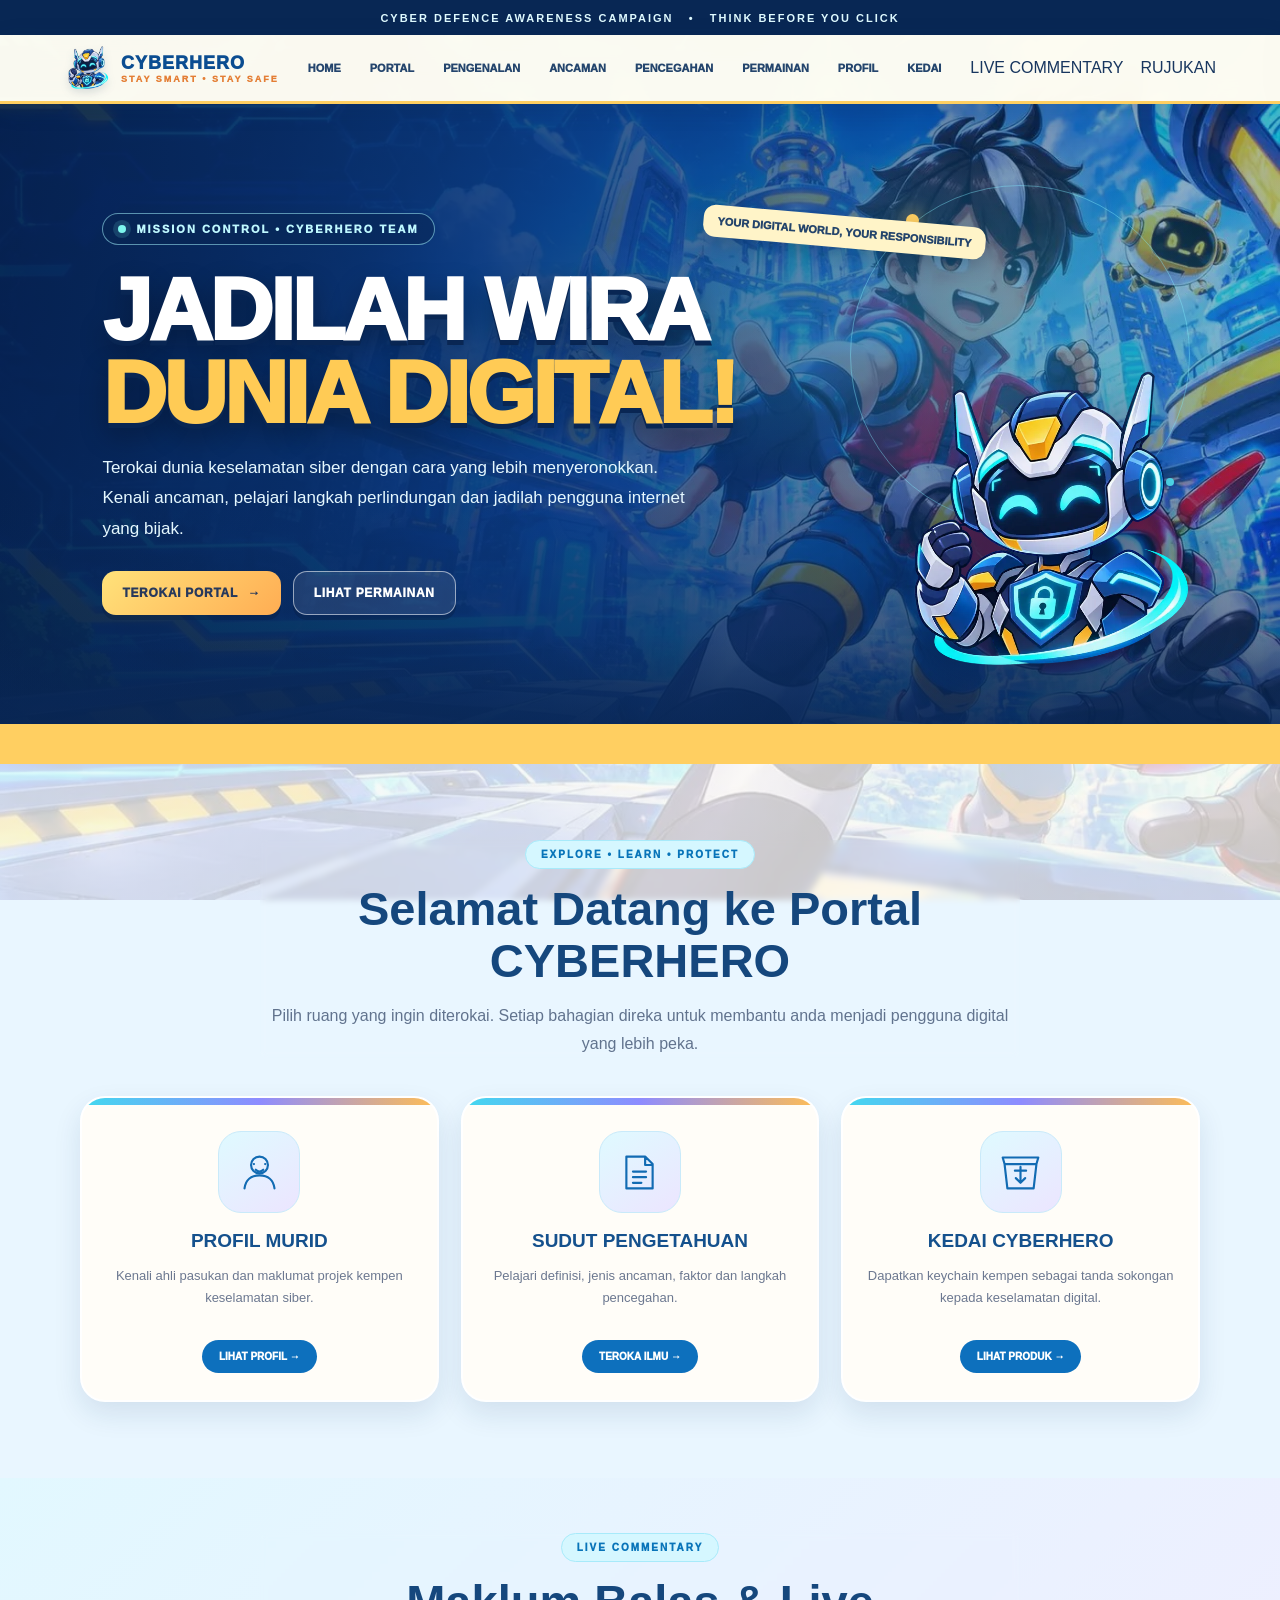
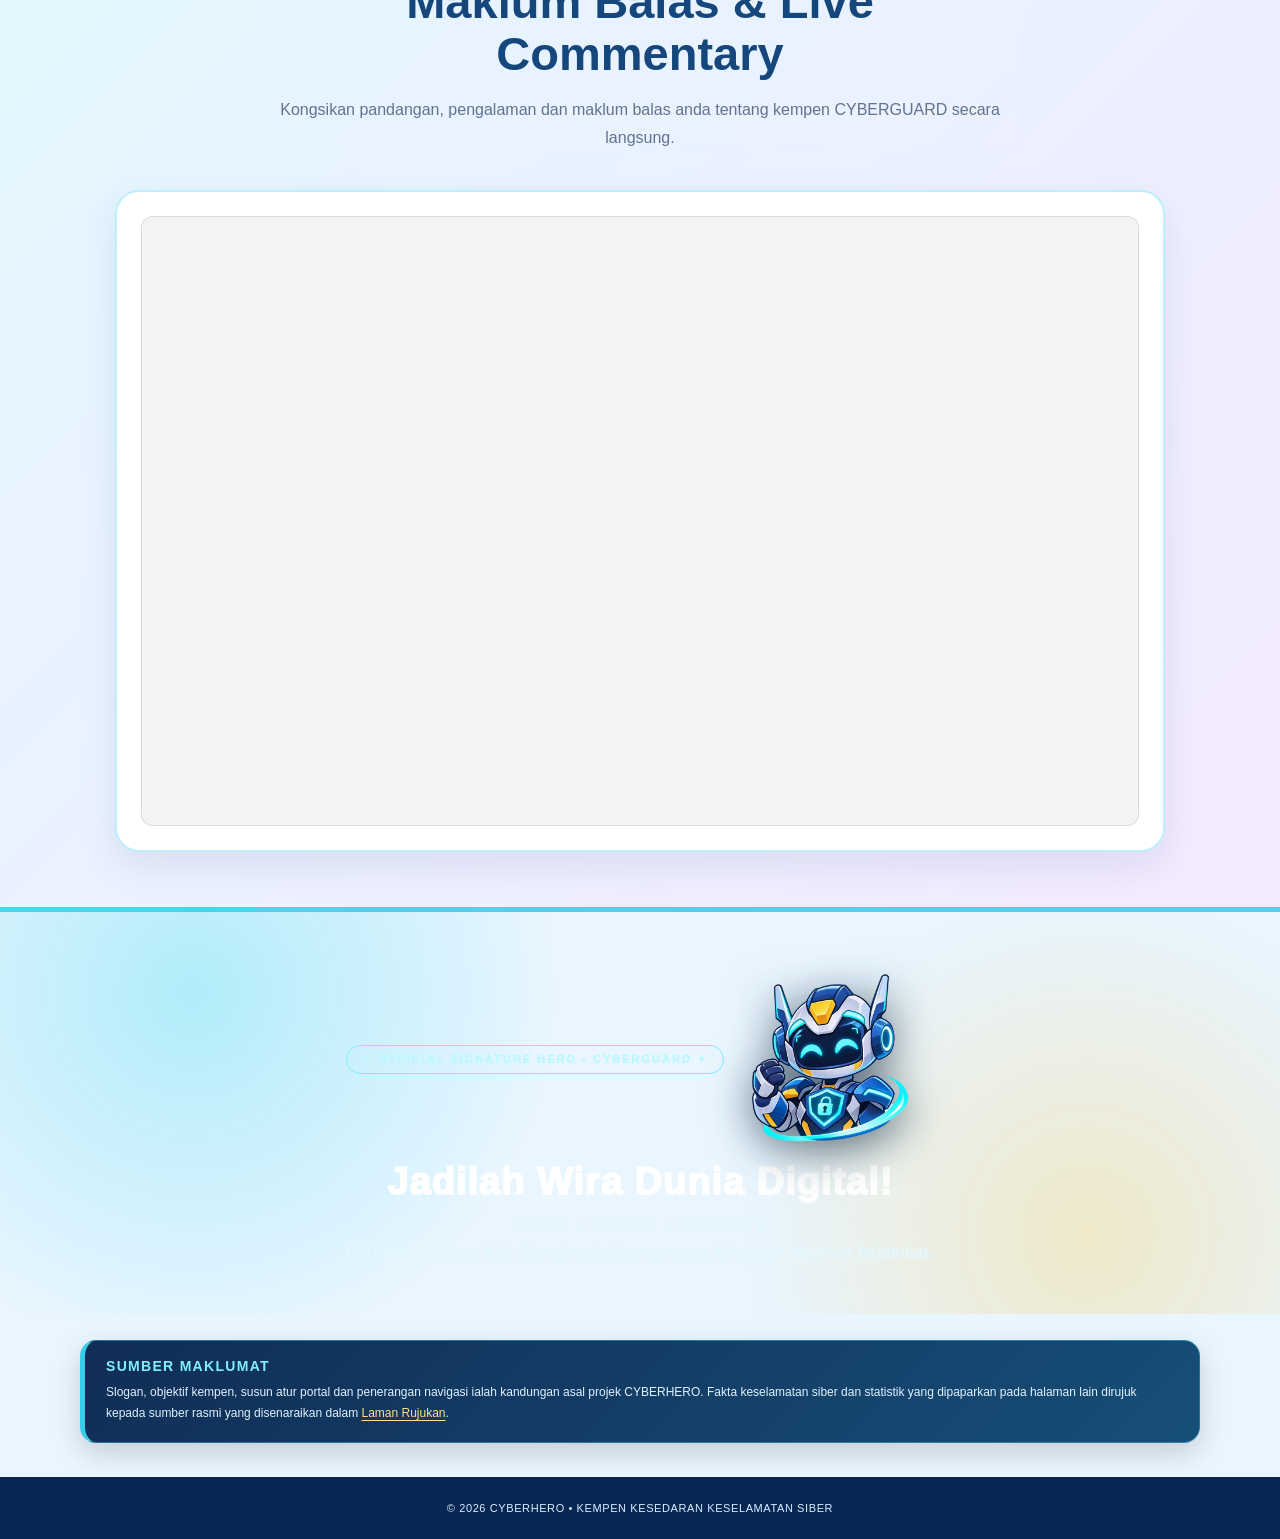
<file: index.html>
<!DOCTYPE html>
<!DOCTYPE html>

<html lang="ms"><head><meta charset="utf-8"/><meta content="width=device-width,initial-scale=1" name="viewport"/>
<title>CYBERHERO | Home</title><link href="cyberhero.css" rel="stylesheet"/>
<style id="cyberhero-source-notes">
.source-note{max-width:1120px;width:92%;margin:26px auto 34px;padding:18px 21px;
 border:1px solid rgba(73,205,238,.42);border-left:5px solid #39cce8;border-radius:16px;
 background:linear-gradient(135deg,rgba(7,37,78,.96),rgba(9,67,111,.94));color:#eaf8ff;
 box-shadow:0 10px 28px rgba(0,0,0,.16);font-family:inherit}
.source-note h2{margin:0 0 8px;color:#80efff;font-size:14px;letter-spacing:1.3px}
.source-note p{margin:0;color:#e0f2ff;font-size:12px;line-height:1.75}
.source-note a{color:#ffe08a;text-decoration:underline;text-underline-offset:3px}
.references-page{min-height:100vh;padding:35px 0 65px;background:linear-gradient(135deg,#061a3b,#092b58 55%,#071b3d);color:#effaff}
.references-wrap{width:min(1100px,92%);margin:0 auto}
.references-hero{padding:clamp(26px,5vw,48px);border:1px solid rgba(99,231,255,.38);border-radius:26px;
 background:linear-gradient(120deg,rgba(5,24,57,.97),rgba(4,83,139,.94));box-shadow:0 18px 48px rgba(0,0,0,.25)}
.references-hero .eyebrow{color:#9df5ff;font-size:11px;font-weight:900;letter-spacing:2px}
.references-hero h1{margin:14px 0 10px;color:#fff;font-size:clamp(32px,6vw,54px)}
.references-hero p{max-width:820px;margin:0;color:#d7efff;font-size:14px;line-height:1.8}
.references-panel{margin-top:22px;padding:clamp(20px,4vw,38px);border:1px solid #b7e8f5;border-radius:22px;background:#fff;color:#203b5d;box-shadow:0 16px 45px rgba(0,0,0,.2)}
.references-panel h2{margin:0 0 18px;color:#0b4c83;font-size:22px}
.apa-list{margin:0;padding:0;list-style:none}
.apa-list li{margin:0 0 16px;padding-left:2em;text-indent:-2em;line-height:1.7;font-size:13px;overflow-wrap:anywhere}
.apa-list a{color:#075e9e;text-decoration:underline;overflow-wrap:anywhere}
.references-note{margin-top:24px;padding:17px 19px;border-radius:15px;background:#eaf8ff;color:#315577;font-size:12px;line-height:1.75}
.references-note strong{color:#0b4c83}
.references-footer{text-align:center;margin:25px 0 0;color:#b8d9ee;font-size:11px}
@media(max-width:700px){.source-note{padding:15px}.apa-list li{font-size:12px}}
</style>
</head><body>
<div class="topstrip">CYBER DEFENCE AWARENESS CAMPAIGN   •   THINK BEFORE YOU CLICK</div>
<nav class="nav">
<a class="brand" href="index.html"><img alt="Ikon rasmi Cyberhero" src="[data-uri]"/><span>CYBERHERO<small>STAY SMART • STAY SAFE</small></span></a>
<button aria-label="Buka menu" class="navbtn" onclick="document.querySelector('.navlinks').classList.toggle('open')">MENU</button>
<div class="navlinks"><a href="index.html">HOME</a><a href="index.html#portal">PORTAL</a><a href="pengenalan.html">PENGENALAN</a><a href="ancaman.html">ANCAMAN</a><a href="pencegahan.html">PENCEGAHAN</a><a href="games.html">PERMAINAN</a><a href="profil.html">PROFIL</a><a href="kedai.html">KEDAI</a></div>
<a href="live-commentary.html">LIVE COMMENTARY</a><a href="rujukan.html">RUJUKAN</a></nav>
<main><header class="hero" id="home">
<div class="hero-orbit"></div><div class="floating-label">YOUR DIGITAL WORLD, YOUR RESPONSIBILITY</div>
<div class="hero-copy"><div class="eyebrow"><span class="pulse-dot"></span> MISSION CONTROL • CYBERHERO TEAM</div>
<h1>JADILAH WIRA<br/><em>DUNIA DIGITAL!</em></h1>
<p>Terokai dunia keselamatan siber dengan cara yang lebih menyeronokkan. Kenali ancaman, pelajari langkah perlindungan dan jadilah pengguna internet yang bijak.</p>
<div class="actions"><a class="btn btn-gold" href="index.html#portal">TEROKAI PORTAL <span>→</span></a><a class="btn btn-glass" href="games.html">LIHAT PERMAINAN</a></div></div>
<img alt="Maskot rasmi Cyberhero" class="hero-mascot" src="[data-uri]"/>
</header><div class="marquee"><span>✦ THINK BEFORE YOU CLICK    ✦ SEMAK SEBELUM PERCAYA    ✦ LINDUNGI MAKLUMAT PERIBADI    ✦ JADILAH CYBERHERO    ✦ THINK BEFORE YOU CLICK   </span></div><section class="section" id="portal"><div class="section-head reveal"><span class="kicker">EXPLORE • LEARN • PROTECT</span><h2>Selamat Datang ke Portal CYBERHERO</h2><p>Pilih ruang yang ingin diterokai. Setiap bahagian direka untuk membantu anda menjadi pengguna digital yang lebih peka.</p></div>
<div class="portal-grid">
<article class="portal reveal"><div class="portal-icon"><svg viewbox="0 0 48 48"><circle cx="24" cy="16" r="9"></circle><path d="M8 41c1-9 7-14 16-14s15 5 16 14M18 15h.1M30 15h.1M20 21q4 4 8 0"></path></svg></div><h3>PROFIL MURID</h3><p>Kenali ahli pasukan dan maklumat projek kempen keselamatan siber.</p><a class="pilllink" href="profil.html">LIHAT PROFIL →</a></article>
<article class="portal reveal"><div class="portal-icon"><svg viewbox="0 0 48 48"><path d="M10 7h20l8 8v26H10zM30 7v9h8M17 23h14M17 29h14M17 35h9"></path></svg></div><h3>SUDUT PENGETAHUAN</h3><p>Pelajari definisi, jenis ancaman, faktor dan langkah pencegahan.</p><a class="pilllink" href="ancaman.html">TEROKA ILMU →</a></article>
<article class="portal reveal"><div class="portal-icon"><svg viewbox="0 0 48 48"><path d="M7 15h34l-3 26H10zM5 8h38l-2 7H7zM18 22h12M24 18v17M19 30l5 5 5-5"></path></svg></div><h3>KEDAI CYBERHERO</h3><p>Dapatkan keychain kempen sebagai tanda sokongan kepada keselamatan digital.</p><a class="pilllink" href="kedai.html">LIHAT PRODUK →</a></article>
</div></section></main>
<section class="feedback-section" id="maklum-balas">
<div class="section-head reveal"><span class="kicker">LIVE COMMENTARY</span><h2>Maklum Balas &amp; Live Commentary</h2><p>Kongsikan pandangan, pengalaman dan maklum balas anda tentang kempen CYBERGUARD secara langsung.</p></div>
<div class="feedback-card"><div class="padlet-embed" style="border:1px solid rgba(0,0,0,0.1);border-radius:12px;box-sizing:border-box;overflow:hidden;position:relative;width:100%;background:#F4F4F4"><iframe allow="camera;microphone;geolocation;display-capture;clipboard-write" loading="lazy" src="https://padlet.com/embed/s025ipfhjwqppgy9v59w" title="CYBERGUARD Live Commentary and Feedback"></iframe></div></div>
</section>
<section class="closing signature-hero"><span class="signature-tag">✦ OFFICIAL SIGNATURE HERO • CYBERGUARD ✦</span><img alt="Signature Hero CYBERGUARD mascot" src="[data-uri]"/><h2>Jadilah Wira Dunia Digital!</h2><p><strong>THINK • CHECK • PROTECT</strong><br/>Berhenti sebelum klik. Semak sebelum percaya. Lindungi sebelum terlambat.</p></section><section aria-label="Sumber maklumat" class="source-note"><h2>SUMBER MAKLUMAT</h2><p>Slogan, objektif kempen, susun atur portal dan penerangan navigasi ialah kandungan asal projek CYBERHERO. Fakta keselamatan siber dan statistik yang dipaparkan pada halaman lain dirujuk kepada sumber rasmi yang disenaraikan dalam <a href="rujukan.html">Laman Rujukan</a>.</p></section><footer>© 2026 CYBERHERO • KEMPEN KESEDARAN KESELAMATAN SIBER</footer>
<button aria-label="Kembali ke atas" class="backtop" id="backtop" onclick="window.scrollTo({top:0,behavior:'smooth'})">↑</button>
<script>
const io=new IntersectionObserver(items=>items.forEach(item=>{if(item.isIntersecting){item.target.classList.add('visible');io.unobserve(item.target)}}),{threshold:.12});
document.querySelectorAll('.reveal').forEach(el=>io.observe(el));
const topBtn=document.getElementById('backtop');if(topBtn){window.addEventListener('scroll',()=>topBtn.classList.toggle('show',scrollY>450));}
document.querySelectorAll('.navlinks a').forEach(a=>a.addEventListener('click',()=>document.querySelector('.navlinks').classList.remove('open')));
</script></body></html>
</file>
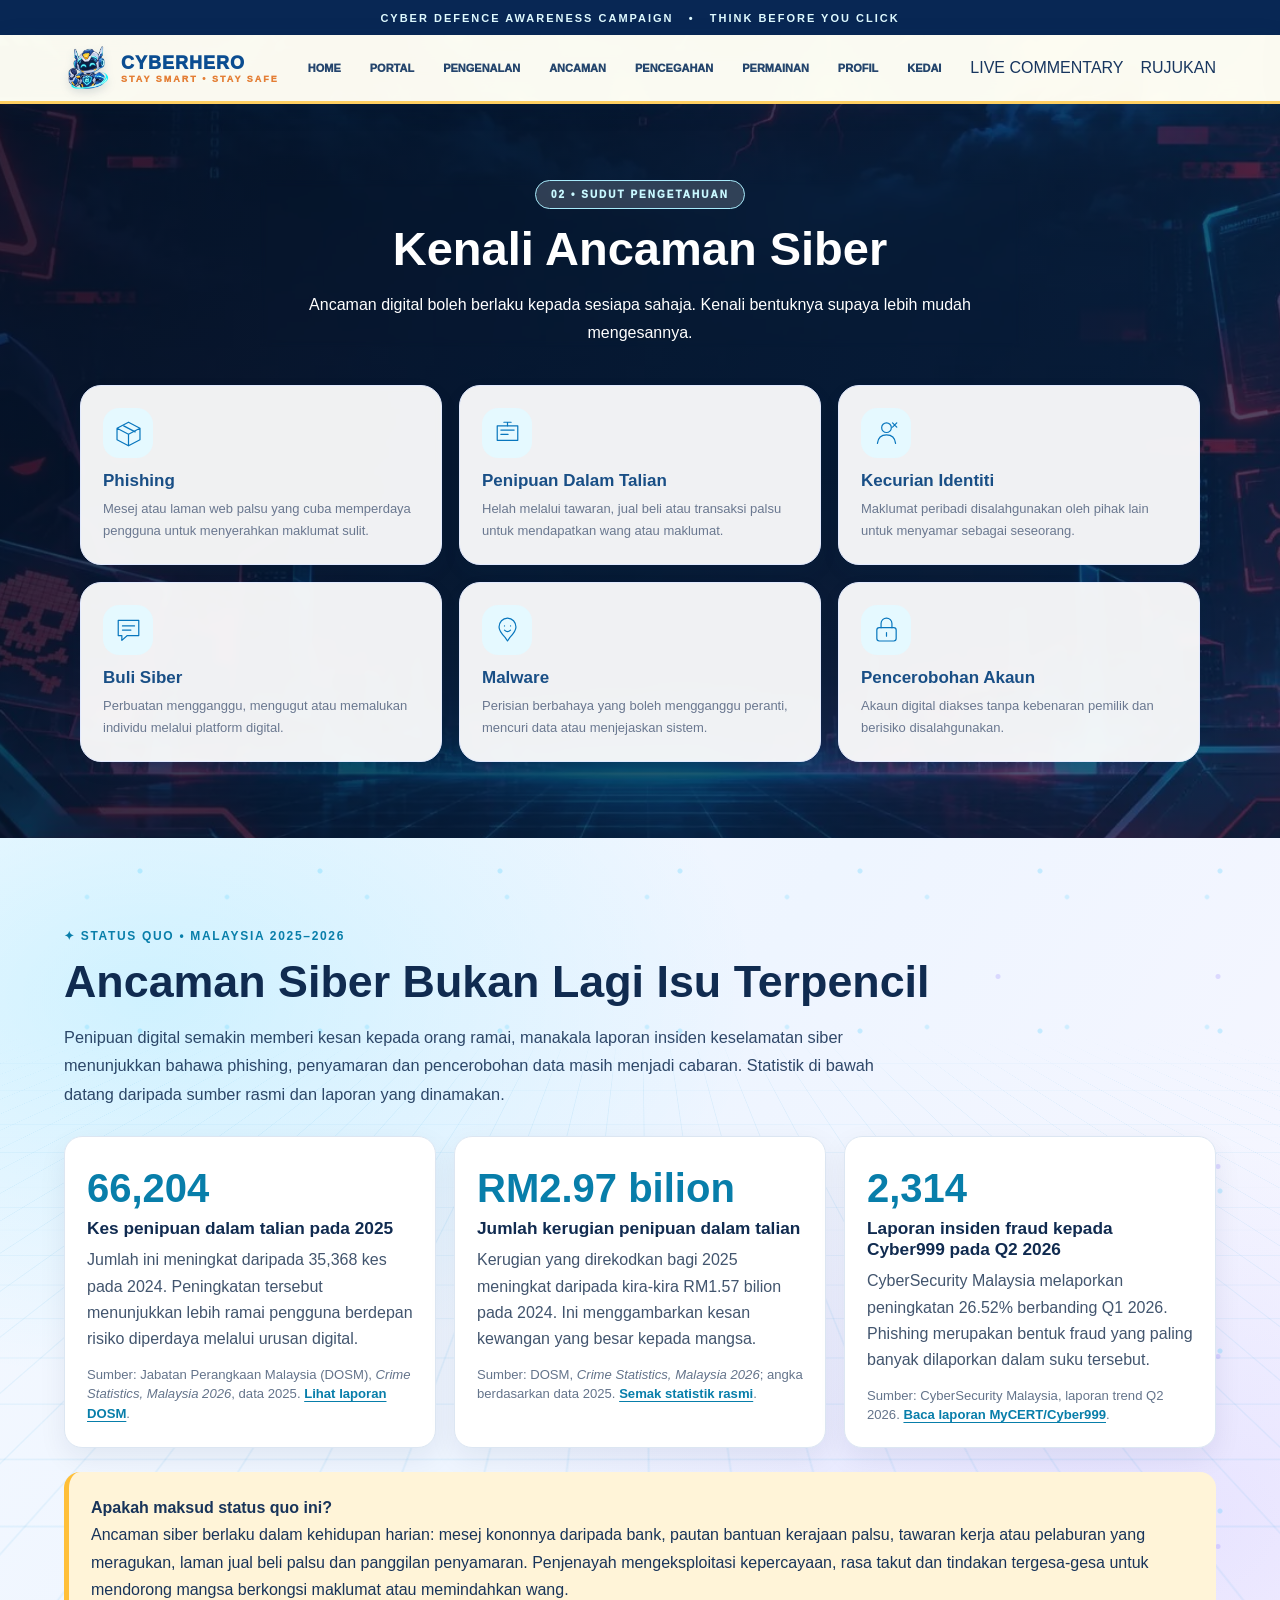
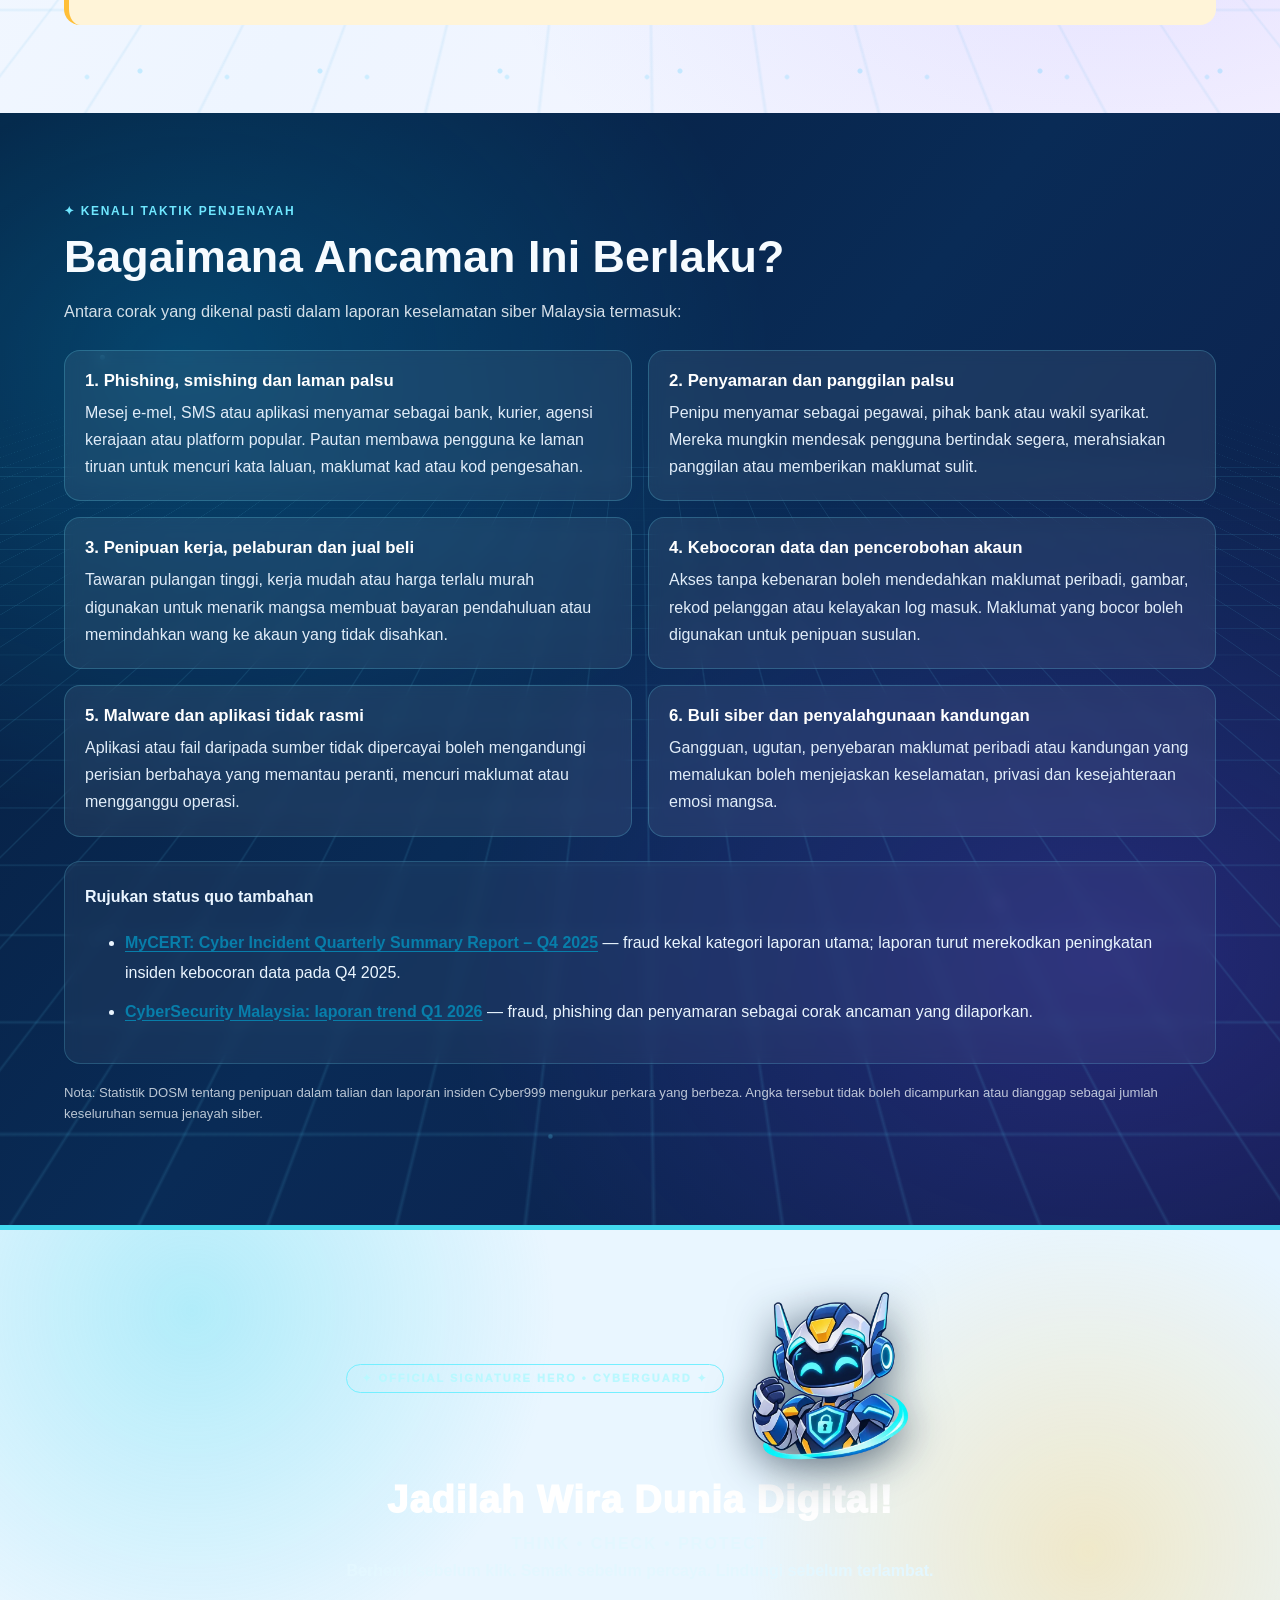
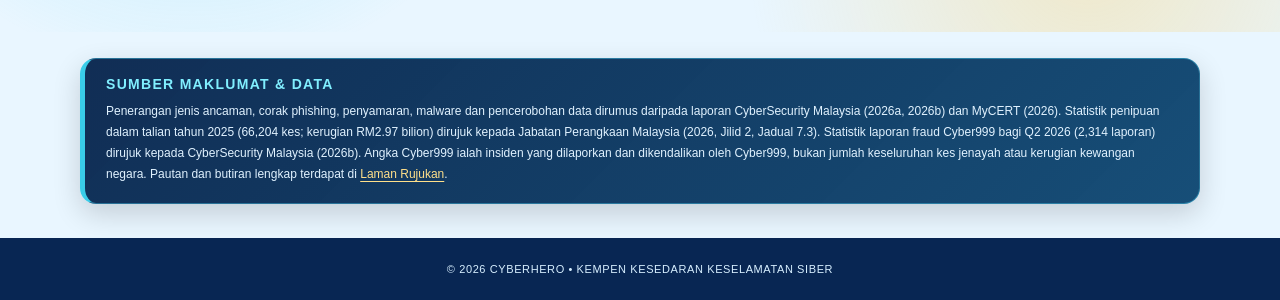
<file: ancaman.html>
<!DOCTYPE html>
<!DOCTYPE html>

<html lang="ms"><head><meta charset="utf-8"/><meta content="width=device-width,initial-scale=1" name="viewport"/>
<title>CYBERHERO | Ancaman Siber</title><link href="cyberhero.css" rel="stylesheet"/>
<style id="cyberguard-research-additions">
.research-section{padding:clamp(48px,7vw,88px) max(5vw,24px);background:#f7f8fc;color:#102b50}
.research-section.dark{background:#09264d;color:#f6fbff}
.research-section .research-wrap{max-width:1180px;margin:0 auto}
.research-section .research-kicker{display:inline-flex;gap:8px;align-items:center;color:#087eaa;font-weight:800;letter-spacing:.14em;font-size:.75rem;text-transform:uppercase}
.research-section.dark .research-kicker{color:#6fe7ff}
.research-section h2{font-size:clamp(1.8rem,4vw,2.8rem);line-height:1.12;margin:12px 0;color:inherit}
.research-section .research-lead{max-width:850px;line-height:1.75;color:inherit;opacity:.86;font-size:1.02rem}
.research-grid{display:grid;grid-template-columns:repeat(3,minmax(0,1fr));gap:18px;margin-top:28px}
.research-card{background:#fff;border:1px solid #dce6f2;border-radius:18px;padding:22px;box-shadow:0 10px 28px rgba(5,34,70,.07);color:#102b50}
.research-card .research-num{font-size:clamp(1.7rem,4vw,2.5rem);font-weight:900;color:#087eaa;line-height:1.1;margin:7px 0}
.research-card h3{font-size:1.08rem;margin:8px 0;color:#102b50}
.research-card p{line-height:1.65;margin:8px 0;color:#42556e}
.research-source{font-size:.82rem;color:#64748b;line-height:1.5;margin-top:12px}
.research-source a,.research-links a{color:#087eaa;font-weight:700;text-decoration:underline;text-underline-offset:3px}
.research-callout{margin-top:24px;padding:22px;border-radius:16px;background:#fff4d8;border-left:5px solid #ffbf38;color:#18345a;line-height:1.7}
.research-list{display:grid;grid-template-columns:repeat(2,minmax(0,1fr));gap:16px;margin-top:24px}
.research-item{border:1px solid rgba(111,231,255,.22);background:rgba(255,255,255,.07);padding:20px;border-radius:16px}
.research-item h3{margin:0 0 8px;color:#fff;font-size:1.05rem}
.research-item p{margin:0;color:#e1edf9;line-height:1.7}
.research-links{margin-top:24px;padding:20px;border:1px solid rgba(111,231,255,.2);border-radius:16px;background:rgba(255,255,255,.05);line-height:1.9;color:#eaf5ff}
.research-links li{margin:8px 0}
.research-footnote{font-size:.82rem;opacity:.75;line-height:1.6;margin-top:18px}
@media(max-width:800px){.research-grid{grid-template-columns:1fr}.research-list{grid-template-columns:1fr}.research-section{padding:42px 18px}}

/* Animated CyberGuard research-section background */
.research-section{
  position:relative;
  isolation:isolate;
  overflow:hidden;
  background:
    radial-gradient(ellipse at 12% 18%, rgba(0,205,255,.15), transparent 38%),
    radial-gradient(ellipse at 88% 78%, rgba(123,92,255,.13), transparent 40%),
    linear-gradient(125deg,#f5f9ff 0%,#eef5ff 45%,#f8f6ff 100%);
}
.research-section::before,
.research-section::after{
  content:"";
  position:absolute;
  inset:-35%;
  z-index:-1;
  pointer-events:none;
}
.research-section::before{
  background-image:
    linear-gradient(rgba(0,153,220,.075) 1px,transparent 1px),
    linear-gradient(90deg,rgba(0,153,220,.075) 1px,transparent 1px);
  background-size:42px 42px;
  transform:perspective(700px) rotateX(58deg) scale(1.35);
  transform-origin:center;
  animation:cyberGridDrift 24s linear infinite;
  mask-image:linear-gradient(to bottom,transparent 0%,#000 20%,#000 80%,transparent 100%);
}
.research-section::after{
  inset:-20%;
  background:
    radial-gradient(circle at 20% 30%,rgba(0,190,255,.18) 0 2px,transparent 3px),
    radial-gradient(circle at 70% 65%,rgba(117,91,255,.18) 0 2px,transparent 3px),
    radial-gradient(circle at 45% 80%,rgba(0,190,255,.14) 0 1.5px,transparent 3px);
  background-size:180px 160px,220px 190px,140px 130px;
  animation:cyberParticlesFloat 18s ease-in-out infinite alternate;
}
.research-section.dark{
  background:
    radial-gradient(ellipse at 14% 22%,rgba(0,199,255,.22),transparent 38%),
    radial-gradient(ellipse at 86% 76%,rgba(111,72,255,.23),transparent 42%),
    linear-gradient(130deg,#061b3b 0%,#092b56 48%,#101c4a 100%);
}
.research-section.dark::before{
  background-image:
    linear-gradient(rgba(91,220,255,.11) 1px,transparent 1px),
    linear-gradient(90deg,rgba(91,220,255,.11) 1px,transparent 1px);
}
.research-section.dark::after{
  background:
    radial-gradient(circle at 20% 30%,rgba(91,220,255,.36) 0 2px,transparent 3px),
    radial-gradient(circle at 70% 65%,rgba(174,139,255,.32) 0 2px,transparent 3px),
    radial-gradient(circle at 45% 80%,rgba(91,220,255,.25) 0 1.5px,transparent 3px);
}
.research-section .research-wrap{position:relative;z-index:1}
.research-card,.research-item,.research-callout,.research-links{
  backdrop-filter:blur(7px);
}
@keyframes cyberGridDrift{
  from{background-position:0 0,0 0}
  to{background-position:0 168px,168px 0}
}
@keyframes cyberParticlesFloat{
  0%{transform:translate3d(-1.5%,0,0) rotate(0deg);opacity:.65}
  100%{transform:translate3d(1.5%,-2%,0) rotate(3deg);opacity:1}
}
@media(prefers-reduced-motion:reduce){
  .research-section::before,.research-section::after{animation:none!important}
}

</style>

<style id="cyberhero-source-notes">
.source-note{max-width:1120px;width:92%;margin:26px auto 34px;padding:18px 21px;
 border:1px solid rgba(73,205,238,.42);border-left:5px solid #39cce8;border-radius:16px;
 background:linear-gradient(135deg,rgba(7,37,78,.96),rgba(9,67,111,.94));color:#eaf8ff;
 box-shadow:0 10px 28px rgba(0,0,0,.16);font-family:inherit}
.source-note h2{margin:0 0 8px;color:#80efff;font-size:14px;letter-spacing:1.3px}
.source-note p{margin:0;color:#e0f2ff;font-size:12px;line-height:1.75}
.source-note a{color:#ffe08a;text-decoration:underline;text-underline-offset:3px}
.references-page{min-height:100vh;padding:35px 0 65px;background:linear-gradient(135deg,#061a3b,#092b58 55%,#071b3d);color:#effaff}
.references-wrap{width:min(1100px,92%);margin:0 auto}
.references-hero{padding:clamp(26px,5vw,48px);border:1px solid rgba(99,231,255,.38);border-radius:26px;
 background:linear-gradient(120deg,rgba(5,24,57,.97),rgba(4,83,139,.94));box-shadow:0 18px 48px rgba(0,0,0,.25)}
.references-hero .eyebrow{color:#9df5ff;font-size:11px;font-weight:900;letter-spacing:2px}
.references-hero h1{margin:14px 0 10px;color:#fff;font-size:clamp(32px,6vw,54px)}
.references-hero p{max-width:820px;margin:0;color:#d7efff;font-size:14px;line-height:1.8}
.references-panel{margin-top:22px;padding:clamp(20px,4vw,38px);border:1px solid #b7e8f5;border-radius:22px;background:#fff;color:#203b5d;box-shadow:0 16px 45px rgba(0,0,0,.2)}
.references-panel h2{margin:0 0 18px;color:#0b4c83;font-size:22px}
.apa-list{margin:0;padding:0;list-style:none}
.apa-list li{margin:0 0 16px;padding-left:2em;text-indent:-2em;line-height:1.7;font-size:13px;overflow-wrap:anywhere}
.apa-list a{color:#075e9e;text-decoration:underline;overflow-wrap:anywhere}
.references-note{margin-top:24px;padding:17px 19px;border-radius:15px;background:#eaf8ff;color:#315577;font-size:12px;line-height:1.75}
.references-note strong{color:#0b4c83}
.references-footer{text-align:center;margin:25px 0 0;color:#b8d9ee;font-size:11px}
@media(max-width:700px){.source-note{padding:15px}.apa-list li{font-size:12px}}
</style>
</head><body>
<div class="topstrip">CYBER DEFENCE AWARENESS CAMPAIGN   •   THINK BEFORE YOU CLICK</div>
<nav class="nav">
<a class="brand" href="index.html"><img alt="Ikon rasmi Cyberhero" src="[data-uri]"/><span>CYBERHERO<small>STAY SMART • STAY SAFE</small></span></a>
<button aria-label="Buka menu" class="navbtn" onclick="document.querySelector('.navlinks').classList.toggle('open')">MENU</button>
<div class="navlinks"><a href="index.html">HOME</a><a href="index.html#portal">PORTAL</a><a href="pengenalan.html">PENGENALAN</a><a href="ancaman.html">ANCAMAN</a><a href="pencegahan.html">PENCEGAHAN</a><a href="games.html">PERMAINAN</a><a href="profil.html">PROFIL</a><a href="kedai.html">KEDAI</a></div>
<a href="live-commentary.html">LIVE COMMENTARY</a><a href="rujukan.html">RUJUKAN</a></nav>
<main><section class="section bg-warm" id="ancaman"><div class="section-head reveal"><span class="kicker">02 • SUDUT PENGETAHUAN</span><h2>Kenali Ancaman Siber</h2><p>Ancaman digital boleh berlaku kepada sesiapa sahaja. Kenali bentuknya supaya lebih mudah mengesannya.</p></div>
<div class="threat-grid">
<article class="threat reveal"><div class="symbol"><svg viewbox="0 0 48 48"><path d="M5 17 24 7l19 10-19 10zM5 17v19l19 10 19-10V17M24 27v19"></path><path d="m16 13 19 10"></path></svg></div><h3>Phishing</h3><p>Mesej atau laman web palsu yang cuba memperdaya pengguna untuk menyerahkan maklumat sulit.</p></article>
<article class="threat reveal"><div class="symbol"><svg viewbox="0 0 48 48"><path d="M7 13h34v24H7zM13 20h22M13 27h12"></path><path d="M18 7h12M24 7v6"></path></svg></div><h3>Penipuan Dalam Talian</h3><p>Helah melalui tawaran, jual beli atau transaksi palsu untuk mendapatkan wang atau maklumat.</p></article>
<article class="threat reveal"><div class="symbol"><svg viewbox="0 0 48 48"><circle cx="24" cy="16" r="8"></circle><path d="M9 42c1-9 6-14 15-14s14 5 15 14M34 8l7 7m-7 0 7-7"></path></svg></div><h3>Kecurian Identiti</h3><p>Maklumat peribadi disalahgunakan oleh pihak lain untuk menyamar sebagai seseorang.</p></article>
<article class="threat reveal"><div class="symbol"><svg viewbox="0 0 48 48"><path d="M7 9h34v25H22l-9 8v-8H7zM14 18h20M14 25h14"></path></svg></div><h3>Buli Siber</h3><p>Perbuatan mengganggu, mengugut atau memalukan individu melalui platform digital.</p></article>
<article class="threat reveal"><div class="symbol"><svg viewbox="0 0 48 48"><path d="M24 5c8 0 14 7 14 15 0 7-5 12-10 17l-4 6-4-6C15 32 10 27 10 20 10 12 16 5 24 5z"></path><path d="M19 18h.1M29 18h.1M19 25q5 5 10 0"></path></svg></div><h3>Malware</h3><p>Perisian berbahaya yang boleh mengganggu peranti, mencuri data atau menjejaskan sistem.</p></article>
<article class="threat reveal"><div class="symbol"><svg viewbox="0 0 48 48"><rect height="22" rx="4" width="32" x="8" y="21"></rect><path d="M15 21v-7a9 9 0 0 1 18 0v7M24 29v6"></path></svg></div><h3>Pencerobohan Akaun</h3><p>Akaun digital diakses tanpa kebenaran pemilik dan berisiko disalahgunakan.</p></article>
</div></section>
<section class="research-section" id="status-quo-ancaman">
<div class="research-wrap">
<span class="research-kicker">✦ STATUS QUO • MALAYSIA 2025–2026</span>
<h2>Ancaman Siber Bukan Lagi Isu Terpencil</h2>
<p class="research-lead">Penipuan digital semakin memberi kesan kepada orang ramai, manakala laporan insiden keselamatan siber menunjukkan bahawa phishing, penyamaran dan pencerobohan data masih menjadi cabaran. Statistik di bawah datang daripada sumber rasmi dan laporan yang dinamakan.</p>
<div class="research-grid">
<article class="research-card">
<div class="research-num">66,204</div>
<h3>Kes penipuan dalam talian pada 2025</h3>
<p>Jumlah ini meningkat daripada 35,368 kes pada 2024. Peningkatan tersebut menunjukkan lebih ramai pengguna berdepan risiko diperdaya melalui urusan digital.</p>
<div class="research-source">Sumber: Jabatan Perangkaan Malaysia (DOSM), <em>Crime Statistics, Malaysia 2026</em>, data 2025. <a href="https://www.dosm.gov.my/site/downloadrelease?admin_view=&amp;id=crime-statistics-malaysia-2026&amp;lang=English" rel="noopener" target="_blank">Lihat laporan DOSM</a>.</div>
</article>
<article class="research-card">
<div class="research-num">RM2.97 bilion</div>
<h3>Jumlah kerugian penipuan dalam talian</h3>
<p>Kerugian yang direkodkan bagi 2025 meningkat daripada kira-kira RM1.57 bilion pada 2024. Ini menggambarkan kesan kewangan yang besar kepada mangsa.</p>
<div class="research-source">Sumber: DOSM, <em>Crime Statistics, Malaysia 2026</em>; angka berdasarkan data 2025. <a href="https://www.dosm.gov.my/site/downloadrelease?admin_view=&amp;id=crime-statistics-malaysia-2026&amp;lang=English" rel="noopener" target="_blank">Semak statistik rasmi</a>.</div>
</article>
<article class="research-card">
<div class="research-num">2,314</div>
<h3>Laporan insiden fraud kepada Cyber999 pada Q2 2026</h3>
<p>CyberSecurity Malaysia melaporkan peningkatan 26.52% berbanding Q1 2026. Phishing merupakan bentuk fraud yang paling banyak dilaporkan dalam suku tersebut.</p>
<div class="research-source">Sumber: CyberSecurity Malaysia, laporan trend Q2 2026. <a href="https://www.cybersecurity.my/portal-main/advisories-details/16acf41b-a6d5-11f1-b812-0050568ccc16" rel="noopener" target="_blank">Baca laporan MyCERT/Cyber999</a>.</div>
</article>
</div>
<div class="research-callout"><strong>Apakah maksud status quo ini?</strong><br/>Ancaman siber berlaku dalam kehidupan harian: mesej kononnya daripada bank, pautan bantuan kerajaan palsu, tawaran kerja atau pelaburan yang meragukan, laman jual beli palsu dan panggilan penyamaran. Penjenayah mengeksploitasi kepercayaan, rasa takut dan tindakan tergesa-gesa untuk mendorong mangsa berkongsi maklumat atau memindahkan wang.</div>
</div>
</section>
<section class="research-section dark" id="huraian-ancaman">
<div class="research-wrap">
<span class="research-kicker">✦ KENALI TAKTIK PENJENAYAH</span>
<h2>Bagaimana Ancaman Ini Berlaku?</h2>
<p class="research-lead">Antara corak yang dikenal pasti dalam laporan keselamatan siber Malaysia termasuk:</p>
<div class="research-list">
<article class="research-item"><h3>1. Phishing, smishing dan laman palsu</h3><p>Mesej e-mel, SMS atau aplikasi menyamar sebagai bank, kurier, agensi kerajaan atau platform popular. Pautan membawa pengguna ke laman tiruan untuk mencuri kata laluan, maklumat kad atau kod pengesahan.</p></article>
<article class="research-item"><h3>2. Penyamaran dan panggilan palsu</h3><p>Penipu menyamar sebagai pegawai, pihak bank atau wakil syarikat. Mereka mungkin mendesak pengguna bertindak segera, merahsiakan panggilan atau memberikan maklumat sulit.</p></article>
<article class="research-item"><h3>3. Penipuan kerja, pelaburan dan jual beli</h3><p>Tawaran pulangan tinggi, kerja mudah atau harga terlalu murah digunakan untuk menarik mangsa membuat bayaran pendahuluan atau memindahkan wang ke akaun yang tidak disahkan.</p></article>
<article class="research-item"><h3>4. Kebocoran data dan pencerobohan akaun</h3><p>Akses tanpa kebenaran boleh mendedahkan maklumat peribadi, gambar, rekod pelanggan atau kelayakan log masuk. Maklumat yang bocor boleh digunakan untuk penipuan susulan.</p></article>
<article class="research-item"><h3>5. Malware dan aplikasi tidak rasmi</h3><p>Aplikasi atau fail daripada sumber tidak dipercayai boleh mengandungi perisian berbahaya yang memantau peranti, mencuri maklumat atau mengganggu operasi.</p></article>
<article class="research-item"><h3>6. Buli siber dan penyalahgunaan kandungan</h3><p>Gangguan, ugutan, penyebaran maklumat peribadi atau kandungan yang memalukan boleh menjejaskan keselamatan, privasi dan kesejahteraan emosi mangsa.</p></article>
</div>
<div class="research-links">
<strong>Rujukan status quo tambahan</strong>
<ul>
<li><a href="https://www.mycert.org.my/portal/advisory?id=SR-033.042026" rel="noopener" target="_blank">MyCERT: Cyber Incident Quarterly Summary Report – Q4 2025</a> — fraud kekal kategori laporan utama; laporan turut merekodkan peningkatan insiden kebocoran data pada Q4 2025.</li>
<li><a href="https://www.cybersecurity.my/portal-main/advisories-details/21046861-ac28-11f1-b812-0050568ccc16" rel="noopener" target="_blank">CyberSecurity Malaysia: laporan trend Q1 2026</a> — fraud, phishing dan penyamaran sebagai corak ancaman yang dilaporkan.</li>
</ul>
</div>
<p class="research-footnote">Nota: Statistik DOSM tentang penipuan dalam talian dan laporan insiden Cyber999 mengukur perkara yang berbeza. Angka tersebut tidak boleh dicampurkan atau dianggap sebagai jumlah keseluruhan semua jenayah siber.</p>
</div>
</section>
</main>
<section class="closing signature-hero"><span class="signature-tag">✦ OFFICIAL SIGNATURE HERO • CYBERGUARD ✦</span><img alt="Signature Hero CYBERGUARD mascot" src="[data-uri]"/><h2>Jadilah Wira Dunia Digital!</h2><p><strong>THINK • CHECK • PROTECT</strong><br/>Berhenti sebelum klik. Semak sebelum percaya. Lindungi sebelum terlambat.</p></section><section aria-label="Sumber maklumat" class="source-note"><h2>SUMBER MAKLUMAT &amp; DATA</h2><p>Penerangan jenis ancaman, corak phishing, penyamaran, malware dan pencerobohan data dirumus daripada laporan CyberSecurity Malaysia (2026a, 2026b) dan MyCERT (2026). Statistik penipuan dalam talian tahun 2025 (66,204 kes; kerugian RM2.97 bilion) dirujuk kepada Jabatan Perangkaan Malaysia (2026, Jilid 2, Jadual 7.3). Statistik laporan fraud Cyber999 bagi Q2 2026 (2,314 laporan) dirujuk kepada CyberSecurity Malaysia (2026b). Angka Cyber999 ialah insiden yang dilaporkan dan dikendalikan oleh Cyber999, bukan jumlah keseluruhan kes jenayah atau kerugian kewangan negara. Pautan dan butiran lengkap terdapat di <a href="rujukan.html">Laman Rujukan</a>.</p></section><footer>© 2026 CYBERHERO • KEMPEN KESEDARAN KESELAMATAN SIBER</footer>
<button aria-label="Kembali ke atas" class="backtop" id="backtop" onclick="window.scrollTo({top:0,behavior:'smooth'})">↑</button>
<script>
const io=new IntersectionObserver(items=>items.forEach(item=>{if(item.isIntersecting){item.target.classList.add('visible');io.unobserve(item.target)}}),{threshold:.12});
document.querySelectorAll('.reveal').forEach(el=>io.observe(el));
const topBtn=document.getElementById('backtop');if(topBtn){window.addEventListener('scroll',()=>topBtn.classList.toggle('show',scrollY>450));}
document.querySelectorAll('.navlinks a').forEach(a=>a.addEventListener('click',()=>document.querySelector('.navlinks').classList.remove('open')));
</script></body></html>
</file>
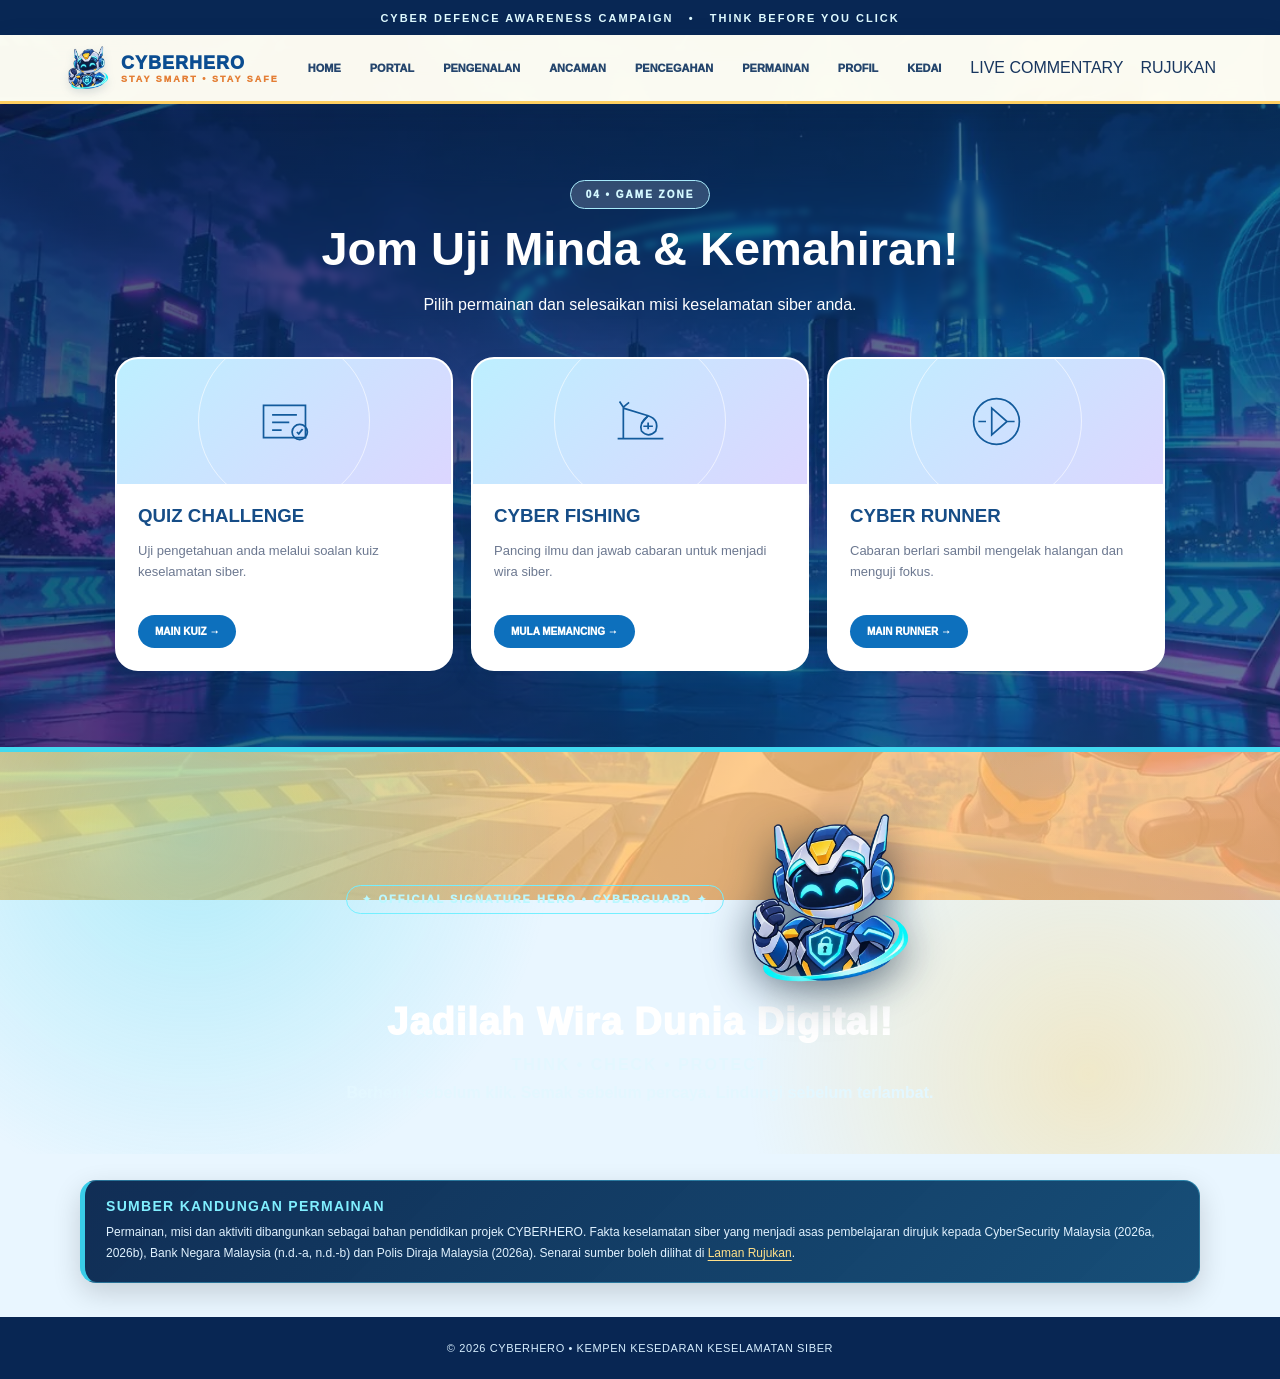
<file: games.html>
<!DOCTYPE html>
<!DOCTYPE html>

<html lang="ms"><head><meta charset="utf-8"/><meta content="width=device-width,initial-scale=1" name="viewport"/>
<title>CYBERHERO | Game Zone</title><link href="cyberhero.css" rel="stylesheet"/>
<style id="cyberhero-source-notes">
.source-note{max-width:1120px;width:92%;margin:26px auto 34px;padding:18px 21px;
 border:1px solid rgba(73,205,238,.42);border-left:5px solid #39cce8;border-radius:16px;
 background:linear-gradient(135deg,rgba(7,37,78,.96),rgba(9,67,111,.94));color:#eaf8ff;
 box-shadow:0 10px 28px rgba(0,0,0,.16);font-family:inherit}
.source-note h2{margin:0 0 8px;color:#80efff;font-size:14px;letter-spacing:1.3px}
.source-note p{margin:0;color:#e0f2ff;font-size:12px;line-height:1.75}
.source-note a{color:#ffe08a;text-decoration:underline;text-underline-offset:3px}
.references-page{min-height:100vh;padding:35px 0 65px;background:linear-gradient(135deg,#061a3b,#092b58 55%,#071b3d);color:#effaff}
.references-wrap{width:min(1100px,92%);margin:0 auto}
.references-hero{padding:clamp(26px,5vw,48px);border:1px solid rgba(99,231,255,.38);border-radius:26px;
 background:linear-gradient(120deg,rgba(5,24,57,.97),rgba(4,83,139,.94));box-shadow:0 18px 48px rgba(0,0,0,.25)}
.references-hero .eyebrow{color:#9df5ff;font-size:11px;font-weight:900;letter-spacing:2px}
.references-hero h1{margin:14px 0 10px;color:#fff;font-size:clamp(32px,6vw,54px)}
.references-hero p{max-width:820px;margin:0;color:#d7efff;font-size:14px;line-height:1.8}
.references-panel{margin-top:22px;padding:clamp(20px,4vw,38px);border:1px solid #b7e8f5;border-radius:22px;background:#fff;color:#203b5d;box-shadow:0 16px 45px rgba(0,0,0,.2)}
.references-panel h2{margin:0 0 18px;color:#0b4c83;font-size:22px}
.apa-list{margin:0;padding:0;list-style:none}
.apa-list li{margin:0 0 16px;padding-left:2em;text-indent:-2em;line-height:1.7;font-size:13px;overflow-wrap:anywhere}
.apa-list a{color:#075e9e;text-decoration:underline;overflow-wrap:anywhere}
.references-note{margin-top:24px;padding:17px 19px;border-radius:15px;background:#eaf8ff;color:#315577;font-size:12px;line-height:1.75}
.references-note strong{color:#0b4c83}
.references-footer{text-align:center;margin:25px 0 0;color:#b8d9ee;font-size:11px}
@media(max-width:700px){.source-note{padding:15px}.apa-list li{font-size:12px}}
</style>
</head><body>
<div class="topstrip">CYBER DEFENCE AWARENESS CAMPAIGN   •   THINK BEFORE YOU CLICK</div>
<nav class="nav">
<a class="brand" href="index.html"><img alt="Ikon rasmi Cyberhero" src="[data-uri]"/><span>CYBERHERO<small>STAY SMART • STAY SAFE</small></span></a>
<button aria-label="Buka menu" class="navbtn" onclick="document.querySelector('.navlinks').classList.toggle('open')">MENU</button>
<div class="navlinks"><a href="index.html">HOME</a><a href="index.html#portal">PORTAL</a><a href="pengenalan.html">PENGENALAN</a><a href="ancaman.html">ANCAMAN</a><a href="pencegahan.html">PENCEGAHAN</a><a href="games.html">PERMAINAN</a><a href="profil.html">PROFIL</a><a href="kedai.html">KEDAI</a></div>
<a href="live-commentary.html">LIVE COMMENTARY</a><a href="rujukan.html">RUJUKAN</a></nav>
<main><section class="section games" id="games"><div class="section-head reveal"><span class="kicker">04 • GAME ZONE</span><h2>Jom Uji Minda &amp; Kemahiran!</h2><p>Pilih permainan dan selesaikan misi keselamatan siber anda.</p></div>
<div class="game-grid">
<article class="game reveal"><div class="game-top"><svg viewbox="0 0 64 64"><path d="M10 15h44v34H10zM19 25h26M19 33h18M19 41h10"></path><circle cx="48" cy="43" r="8"></circle><path d="m45 43 2 2 4-5"></path></svg></div><div class="game-body"><h3>QUIZ CHALLENGE</h3><p>Uji pengetahuan anda melalui soalan kuiz keselamatan siber.</p><a class="pilllink" href="https://gemini.google.com/share/f80c813bac02?social_preview=false&amp;skid=be188ff9-7de9-4960-9df5-65f975d3d85c" rel="noopener noreferrer" target="_blank">MAIN KUIZ →</a></div></article>
<article class="game reveal"><div class="game-top"><svg viewbox="0 0 64 64"><path d="M8 50h48M14 50V17M14 18l26 8M40 26l-7 8M14 17l-4-6M14 17l6-5"></path><path d="M40 26q12 4 8 16-8 8-15 0-3-8 7-16zM40 33v7M35 37h10"></path></svg></div><div class="game-body"><h3>CYBER FISHING</h3><p>Pancing ilmu dan jawab cabaran untuk menjadi wira siber.</p><a class="pilllink" href="https://gemini.google.com/share/8780834f5a7b?social_preview=false&amp;skid=c00d9005-1c6a-41dd-8199-e5a9e81b3783" rel="noopener noreferrer" target="_blank">MULA MEMANCING →</a></div></article>
<article class="game reveal"><div class="game-top"><svg viewbox="0 0 64 64"><circle cx="32" cy="32" r="24"></circle><path d="M27 18 43 32 27 46zM13 32h8M43 32h8"></path></svg></div><div class="game-body"><h3>CYBER RUNNER</h3><p>Cabaran berlari sambil mengelak halangan dan menguji fokus.</p><a class="pilllink" href="cyber_runner_digital_escape.html" target="_blank">MAIN RUNNER →</a></div></article>
</div></section></main>
<section class="closing signature-hero"><span class="signature-tag">✦ OFFICIAL SIGNATURE HERO • CYBERGUARD ✦</span><img alt="Signature Hero CYBERGUARD mascot" src="[data-uri]"/><h2>Jadilah Wira Dunia Digital!</h2><p><strong>THINK • CHECK • PROTECT</strong><br/>Berhenti sebelum klik. Semak sebelum percaya. Lindungi sebelum terlambat.</p></section><section aria-label="Sumber maklumat" class="source-note"><h2>SUMBER KANDUNGAN PERMAINAN</h2><p>Permainan, misi dan aktiviti dibangunkan sebagai bahan pendidikan projek CYBERHERO. Fakta keselamatan siber yang menjadi asas pembelajaran dirujuk kepada CyberSecurity Malaysia (2026a, 2026b), Bank Negara Malaysia (n.d.-a, n.d.-b) dan Polis Diraja Malaysia (2026a). Senarai sumber boleh dilihat di <a href="rujukan.html">Laman Rujukan</a>.</p></section><footer>© 2026 CYBERHERO • KEMPEN KESEDARAN KESELAMATAN SIBER</footer>
<button aria-label="Kembali ke atas" class="backtop" id="backtop" onclick="window.scrollTo({top:0,behavior:'smooth'})">↑</button>
<script>
const io=new IntersectionObserver(items=>items.forEach(item=>{if(item.isIntersecting){item.target.classList.add('visible');io.unobserve(item.target)}}),{threshold:.12});
document.querySelectorAll('.reveal').forEach(el=>io.observe(el));
const topBtn=document.getElementById('backtop');if(topBtn){window.addEventListener('scroll',()=>topBtn.classList.toggle('show',scrollY>450));}
document.querySelectorAll('.navlinks a').forEach(a=>a.addEventListener('click',()=>document.querySelector('.navlinks').classList.remove('open')));
</script></body></html>
</file>
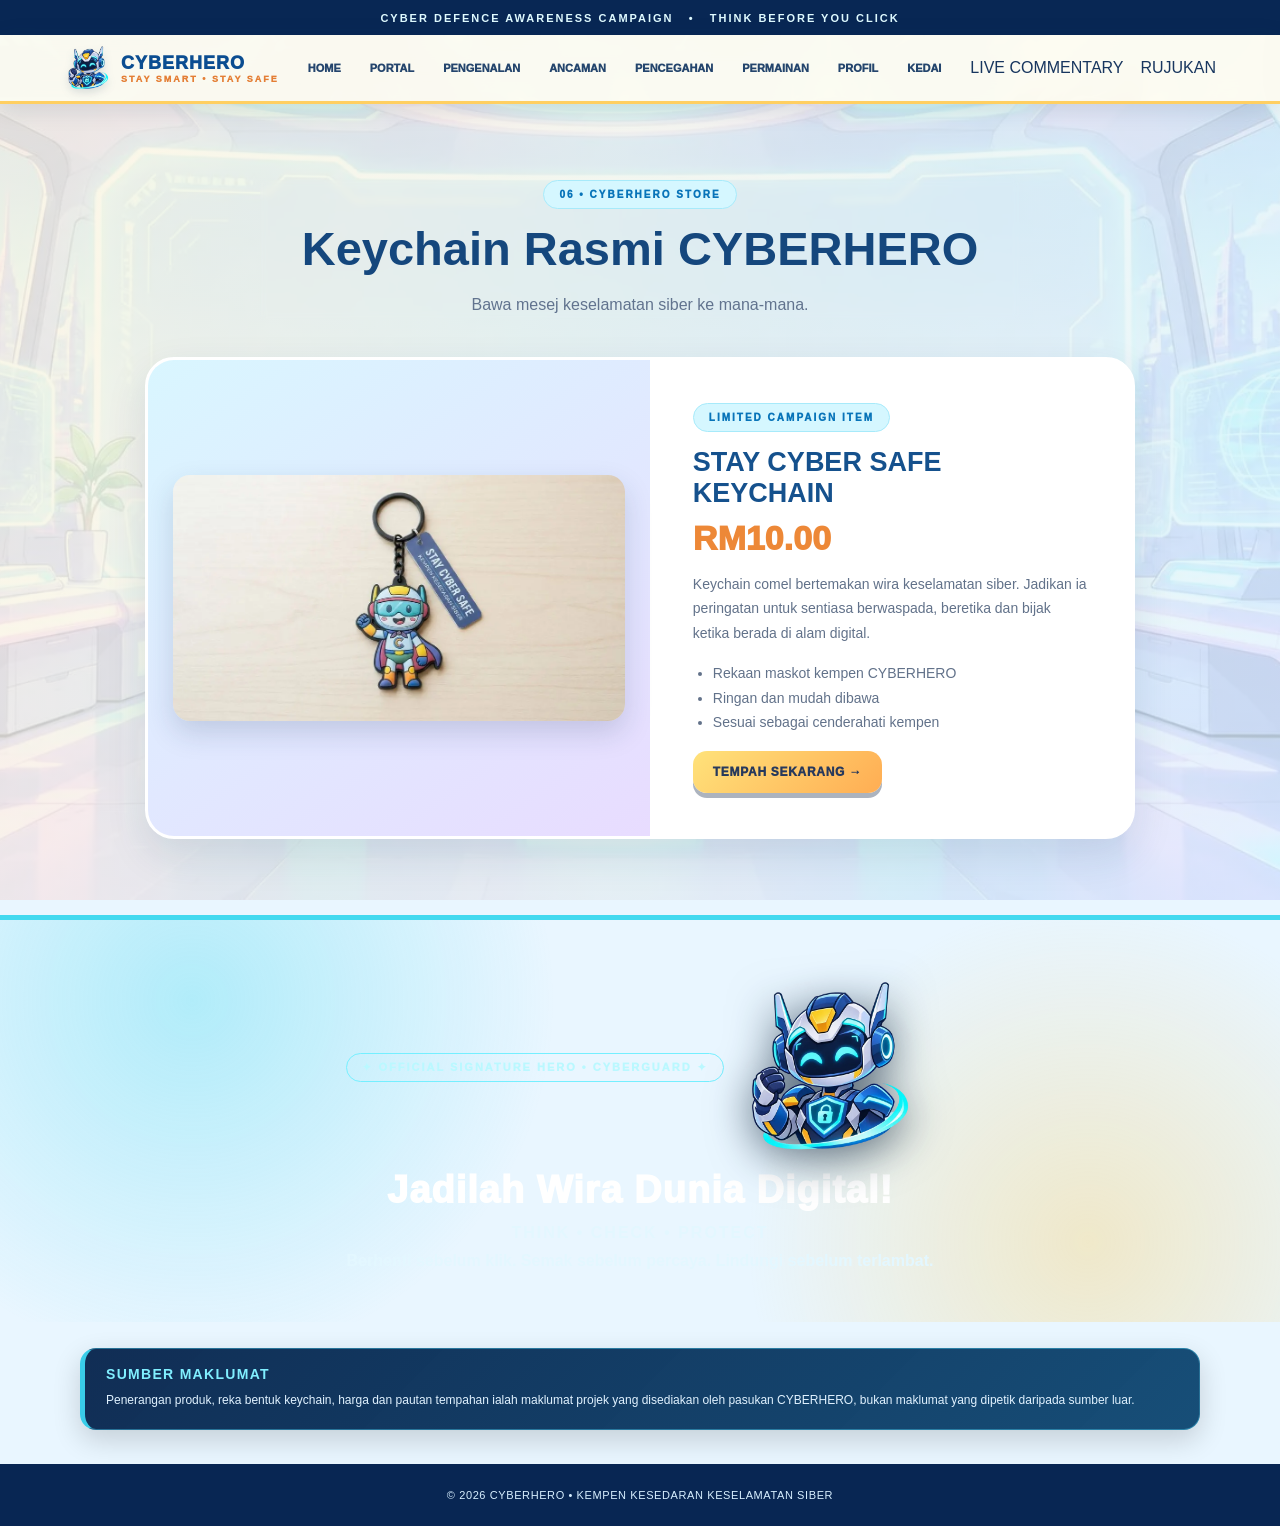
<file: kedai.html>
<!DOCTYPE html>
<!DOCTYPE html>

<html lang="ms"><head><meta charset="utf-8"/><meta content="width=device-width,initial-scale=1" name="viewport"/>
<title>CYBERHERO | Kedai CYBERHERO</title><link href="cyberhero.css" rel="stylesheet"/>
<style id="cyberhero-source-notes">
.source-note{max-width:1120px;width:92%;margin:26px auto 34px;padding:18px 21px;
 border:1px solid rgba(73,205,238,.42);border-left:5px solid #39cce8;border-radius:16px;
 background:linear-gradient(135deg,rgba(7,37,78,.96),rgba(9,67,111,.94));color:#eaf8ff;
 box-shadow:0 10px 28px rgba(0,0,0,.16);font-family:inherit}
.source-note h2{margin:0 0 8px;color:#80efff;font-size:14px;letter-spacing:1.3px}
.source-note p{margin:0;color:#e0f2ff;font-size:12px;line-height:1.75}
.source-note a{color:#ffe08a;text-decoration:underline;text-underline-offset:3px}
.references-page{min-height:100vh;padding:35px 0 65px;background:linear-gradient(135deg,#061a3b,#092b58 55%,#071b3d);color:#effaff}
.references-wrap{width:min(1100px,92%);margin:0 auto}
.references-hero{padding:clamp(26px,5vw,48px);border:1px solid rgba(99,231,255,.38);border-radius:26px;
 background:linear-gradient(120deg,rgba(5,24,57,.97),rgba(4,83,139,.94));box-shadow:0 18px 48px rgba(0,0,0,.25)}
.references-hero .eyebrow{color:#9df5ff;font-size:11px;font-weight:900;letter-spacing:2px}
.references-hero h1{margin:14px 0 10px;color:#fff;font-size:clamp(32px,6vw,54px)}
.references-hero p{max-width:820px;margin:0;color:#d7efff;font-size:14px;line-height:1.8}
.references-panel{margin-top:22px;padding:clamp(20px,4vw,38px);border:1px solid #b7e8f5;border-radius:22px;background:#fff;color:#203b5d;box-shadow:0 16px 45px rgba(0,0,0,.2)}
.references-panel h2{margin:0 0 18px;color:#0b4c83;font-size:22px}
.apa-list{margin:0;padding:0;list-style:none}
.apa-list li{margin:0 0 16px;padding-left:2em;text-indent:-2em;line-height:1.7;font-size:13px;overflow-wrap:anywhere}
.apa-list a{color:#075e9e;text-decoration:underline;overflow-wrap:anywhere}
.references-note{margin-top:24px;padding:17px 19px;border-radius:15px;background:#eaf8ff;color:#315577;font-size:12px;line-height:1.75}
.references-note strong{color:#0b4c83}
.references-footer{text-align:center;margin:25px 0 0;color:#b8d9ee;font-size:11px}
@media(max-width:700px){.source-note{padding:15px}.apa-list li{font-size:12px}}
</style>
</head><body>
<div class="topstrip">CYBER DEFENCE AWARENESS CAMPAIGN   •   THINK BEFORE YOU CLICK</div>
<nav class="nav">
<a class="brand" href="index.html"><img alt="Ikon rasmi Cyberhero" src="[data-uri]"/><span>CYBERHERO<small>STAY SMART • STAY SAFE</small></span></a>
<button aria-label="Buka menu" class="navbtn" onclick="document.querySelector('.navlinks').classList.toggle('open')">MENU</button>
<div class="navlinks"><a href="index.html">HOME</a><a href="index.html#portal">PORTAL</a><a href="pengenalan.html">PENGENALAN</a><a href="ancaman.html">ANCAMAN</a><a href="pencegahan.html">PENCEGAHAN</a><a href="games.html">PERMAINAN</a><a href="profil.html">PROFIL</a><a href="kedai.html">KEDAI</a></div>
<a href="live-commentary.html">LIVE COMMENTARY</a><a href="rujukan.html">RUJUKAN</a></nav>
<main><section class="section" id="kedai"><div class="section-head reveal"><span class="kicker">06 • CYBERHERO STORE</span><h2>Keychain Rasmi CYBERHERO</h2><p>Bawa mesej keselamatan siber ke mana-mana.</p></div>
<div class="shop-card reveal"><div class="product-photo"><img alt="Keychain Cyberhero Stay Cyber Safe yang sebenar" src="[data-uri]"/></div><div class="shop-info"><span class="kicker">LIMITED CAMPAIGN ITEM</span><h3 style="font-size:27px;color:#15518d;margin:15px 0 5px">STAY CYBER SAFE KEYCHAIN</h3><div class="price">RM10.00</div><p>Keychain comel bertemakan wira keselamatan siber. Jadikan ia peringatan untuk sentiasa berwaspada, beretika dan bijak ketika berada di alam digital.</p><ul><li>Rekaan maskot kempen CYBERHERO</li><li>Ringan dan mudah dibawa</li><li>Sesuai sebagai cenderahati kempen</li></ul><a class="btn btn-gold" href="https://forms.gle/cCwJJiuZB3FM6FBe6" rel="noopener" target="_blank">TEMPAH SEKARANG →</a></div></div></section></main>
<section class="closing signature-hero"><span class="signature-tag">✦ OFFICIAL SIGNATURE HERO • CYBERGUARD ✦</span><img alt="Signature Hero CYBERGUARD mascot" src="[data-uri]"/><h2>Jadilah Wira Dunia Digital!</h2><p><strong>THINK • CHECK • PROTECT</strong><br/>Berhenti sebelum klik. Semak sebelum percaya. Lindungi sebelum terlambat.</p></section><section aria-label="Sumber maklumat" class="source-note"><h2>SUMBER MAKLUMAT</h2><p>Penerangan produk, reka bentuk keychain, harga dan pautan tempahan ialah maklumat projek yang disediakan oleh pasukan CYBERHERO, bukan maklumat yang dipetik daripada sumber luar.</p></section><footer>© 2026 CYBERHERO • KEMPEN KESEDARAN KESELAMATAN SIBER</footer>
<button aria-label="Kembali ke atas" class="backtop" id="backtop" onclick="window.scrollTo({top:0,behavior:'smooth'})">↑</button>
<script>
const io=new IntersectionObserver(items=>items.forEach(item=>{if(item.isIntersecting){item.target.classList.add('visible');io.unobserve(item.target)}}),{threshold:.12});
document.querySelectorAll('.reveal').forEach(el=>io.observe(el));
const topBtn=document.getElementById('backtop');if(topBtn){window.addEventListener('scroll',()=>topBtn.classList.toggle('show',scrollY>450));}
document.querySelectorAll('.navlinks a').forEach(a=>a.addEventListener('click',()=>document.querySelector('.navlinks').classList.remove('open')));
</script></body></html>
</file>
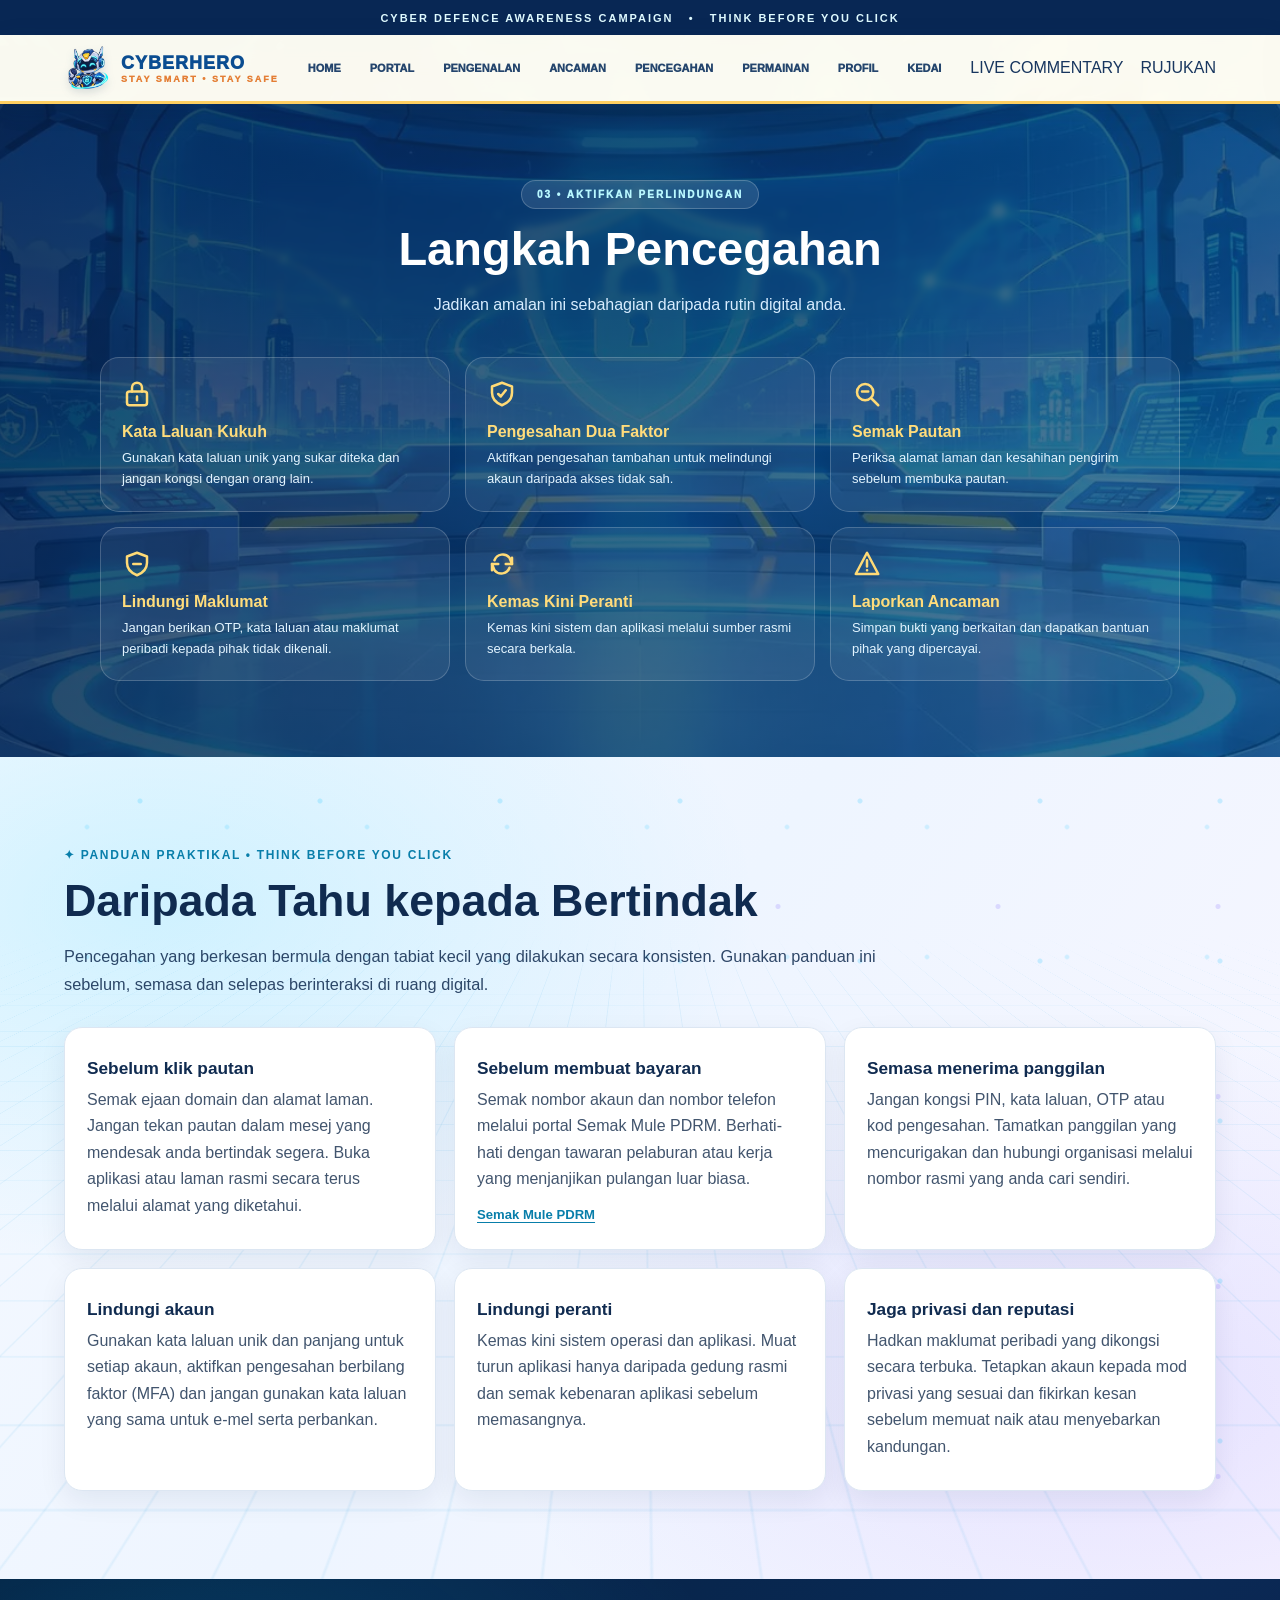
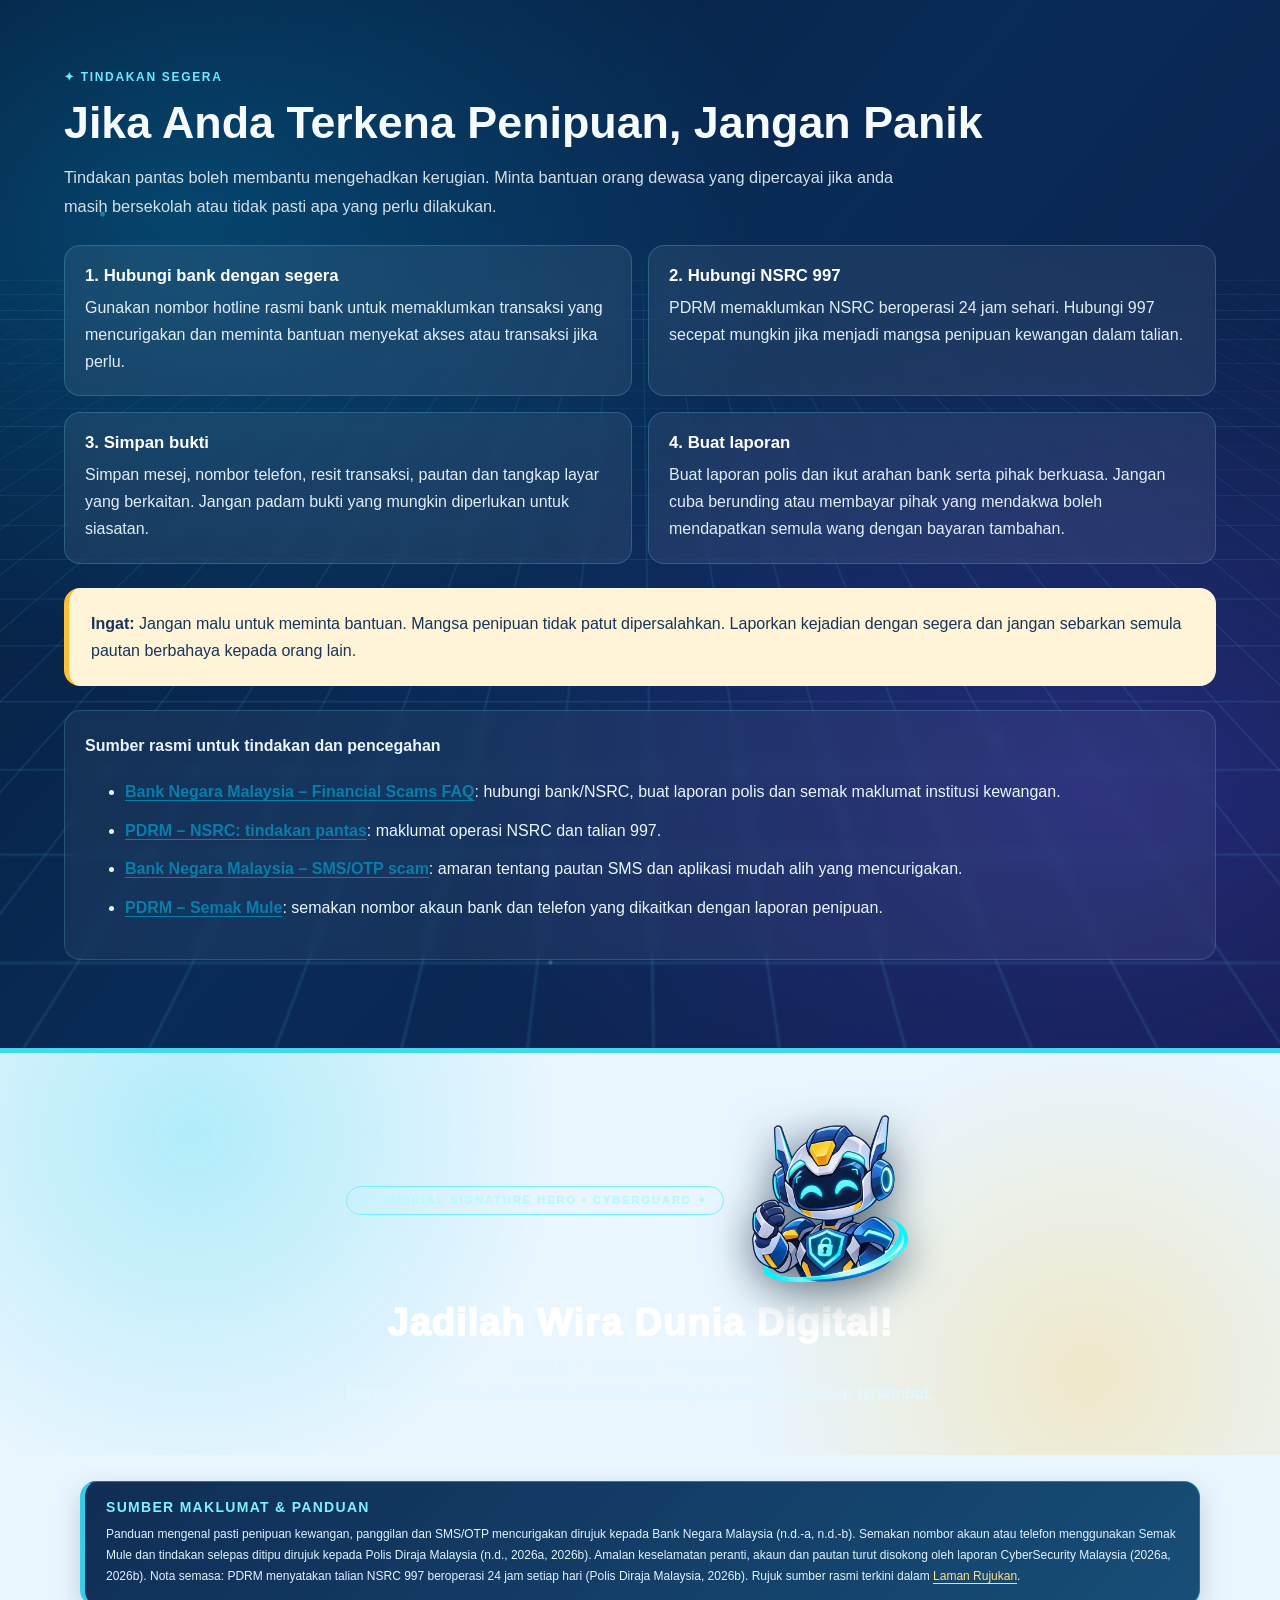
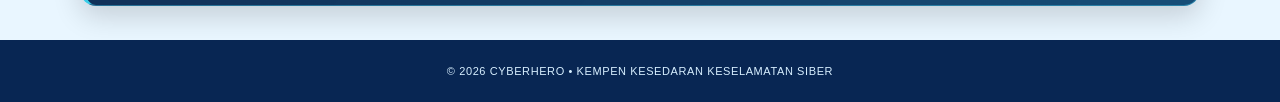
<file: pencegahan.html>
<!DOCTYPE html>
<!DOCTYPE html>

<html lang="ms"><head><meta charset="utf-8"/><meta content="width=device-width,initial-scale=1" name="viewport"/>
<title>CYBERHERO | Langkah Pencegahan</title><link href="cyberhero.css" rel="stylesheet"/>
<style id="cyberguard-research-additions">
.research-section{padding:clamp(48px,7vw,88px) max(5vw,24px);background:#f7f8fc;color:#102b50}
.research-section.dark{background:#09264d;color:#f6fbff}
.research-section .research-wrap{max-width:1180px;margin:0 auto}
.research-section .research-kicker{display:inline-flex;gap:8px;align-items:center;color:#087eaa;font-weight:800;letter-spacing:.14em;font-size:.75rem;text-transform:uppercase}
.research-section.dark .research-kicker{color:#6fe7ff}
.research-section h2{font-size:clamp(1.8rem,4vw,2.8rem);line-height:1.12;margin:12px 0;color:inherit}
.research-section .research-lead{max-width:850px;line-height:1.75;color:inherit;opacity:.86;font-size:1.02rem}
.research-grid{display:grid;grid-template-columns:repeat(3,minmax(0,1fr));gap:18px;margin-top:28px}
.research-card{background:#fff;border:1px solid #dce6f2;border-radius:18px;padding:22px;box-shadow:0 10px 28px rgba(5,34,70,.07);color:#102b50}
.research-card .research-num{font-size:clamp(1.7rem,4vw,2.5rem);font-weight:900;color:#087eaa;line-height:1.1;margin:7px 0}
.research-card h3{font-size:1.08rem;margin:8px 0;color:#102b50}
.research-card p{line-height:1.65;margin:8px 0;color:#42556e}
.research-source{font-size:.82rem;color:#64748b;line-height:1.5;margin-top:12px}
.research-source a,.research-links a{color:#087eaa;font-weight:700;text-decoration:underline;text-underline-offset:3px}
.research-callout{margin-top:24px;padding:22px;border-radius:16px;background:#fff4d8;border-left:5px solid #ffbf38;color:#18345a;line-height:1.7}
.research-list{display:grid;grid-template-columns:repeat(2,minmax(0,1fr));gap:16px;margin-top:24px}
.research-item{border:1px solid rgba(111,231,255,.22);background:rgba(255,255,255,.07);padding:20px;border-radius:16px}
.research-item h3{margin:0 0 8px;color:#fff;font-size:1.05rem}
.research-item p{margin:0;color:#e1edf9;line-height:1.7}
.research-links{margin-top:24px;padding:20px;border:1px solid rgba(111,231,255,.2);border-radius:16px;background:rgba(255,255,255,.05);line-height:1.9;color:#eaf5ff}
.research-links li{margin:8px 0}
.research-footnote{font-size:.82rem;opacity:.75;line-height:1.6;margin-top:18px}
@media(max-width:800px){.research-grid{grid-template-columns:1fr}.research-list{grid-template-columns:1fr}.research-section{padding:42px 18px}}

/* Animated CyberGuard research-section background */
.research-section{
  position:relative;
  isolation:isolate;
  overflow:hidden;
  background:
    radial-gradient(ellipse at 12% 18%, rgba(0,205,255,.15), transparent 38%),
    radial-gradient(ellipse at 88% 78%, rgba(123,92,255,.13), transparent 40%),
    linear-gradient(125deg,#f5f9ff 0%,#eef5ff 45%,#f8f6ff 100%);
}
.research-section::before,
.research-section::after{
  content:"";
  position:absolute;
  inset:-35%;
  z-index:-1;
  pointer-events:none;
}
.research-section::before{
  background-image:
    linear-gradient(rgba(0,153,220,.075) 1px,transparent 1px),
    linear-gradient(90deg,rgba(0,153,220,.075) 1px,transparent 1px);
  background-size:42px 42px;
  transform:perspective(700px) rotateX(58deg) scale(1.35);
  transform-origin:center;
  animation:cyberGridDrift 24s linear infinite;
  mask-image:linear-gradient(to bottom,transparent 0%,#000 20%,#000 80%,transparent 100%);
}
.research-section::after{
  inset:-20%;
  background:
    radial-gradient(circle at 20% 30%,rgba(0,190,255,.18) 0 2px,transparent 3px),
    radial-gradient(circle at 70% 65%,rgba(117,91,255,.18) 0 2px,transparent 3px),
    radial-gradient(circle at 45% 80%,rgba(0,190,255,.14) 0 1.5px,transparent 3px);
  background-size:180px 160px,220px 190px,140px 130px;
  animation:cyberParticlesFloat 18s ease-in-out infinite alternate;
}
.research-section.dark{
  background:
    radial-gradient(ellipse at 14% 22%,rgba(0,199,255,.22),transparent 38%),
    radial-gradient(ellipse at 86% 76%,rgba(111,72,255,.23),transparent 42%),
    linear-gradient(130deg,#061b3b 0%,#092b56 48%,#101c4a 100%);
}
.research-section.dark::before{
  background-image:
    linear-gradient(rgba(91,220,255,.11) 1px,transparent 1px),
    linear-gradient(90deg,rgba(91,220,255,.11) 1px,transparent 1px);
}
.research-section.dark::after{
  background:
    radial-gradient(circle at 20% 30%,rgba(91,220,255,.36) 0 2px,transparent 3px),
    radial-gradient(circle at 70% 65%,rgba(174,139,255,.32) 0 2px,transparent 3px),
    radial-gradient(circle at 45% 80%,rgba(91,220,255,.25) 0 1.5px,transparent 3px);
}
.research-section .research-wrap{position:relative;z-index:1}
.research-card,.research-item,.research-callout,.research-links{
  backdrop-filter:blur(7px);
}
@keyframes cyberGridDrift{
  from{background-position:0 0,0 0}
  to{background-position:0 168px,168px 0}
}
@keyframes cyberParticlesFloat{
  0%{transform:translate3d(-1.5%,0,0) rotate(0deg);opacity:.65}
  100%{transform:translate3d(1.5%,-2%,0) rotate(3deg);opacity:1}
}
@media(prefers-reduced-motion:reduce){
  .research-section::before,.research-section::after{animation:none!important}
}

</style>

<style id="cyberhero-source-notes">
.source-note{max-width:1120px;width:92%;margin:26px auto 34px;padding:18px 21px;
 border:1px solid rgba(73,205,238,.42);border-left:5px solid #39cce8;border-radius:16px;
 background:linear-gradient(135deg,rgba(7,37,78,.96),rgba(9,67,111,.94));color:#eaf8ff;
 box-shadow:0 10px 28px rgba(0,0,0,.16);font-family:inherit}
.source-note h2{margin:0 0 8px;color:#80efff;font-size:14px;letter-spacing:1.3px}
.source-note p{margin:0;color:#e0f2ff;font-size:12px;line-height:1.75}
.source-note a{color:#ffe08a;text-decoration:underline;text-underline-offset:3px}
.references-page{min-height:100vh;padding:35px 0 65px;background:linear-gradient(135deg,#061a3b,#092b58 55%,#071b3d);color:#effaff}
.references-wrap{width:min(1100px,92%);margin:0 auto}
.references-hero{padding:clamp(26px,5vw,48px);border:1px solid rgba(99,231,255,.38);border-radius:26px;
 background:linear-gradient(120deg,rgba(5,24,57,.97),rgba(4,83,139,.94));box-shadow:0 18px 48px rgba(0,0,0,.25)}
.references-hero .eyebrow{color:#9df5ff;font-size:11px;font-weight:900;letter-spacing:2px}
.references-hero h1{margin:14px 0 10px;color:#fff;font-size:clamp(32px,6vw,54px)}
.references-hero p{max-width:820px;margin:0;color:#d7efff;font-size:14px;line-height:1.8}
.references-panel{margin-top:22px;padding:clamp(20px,4vw,38px);border:1px solid #b7e8f5;border-radius:22px;background:#fff;color:#203b5d;box-shadow:0 16px 45px rgba(0,0,0,.2)}
.references-panel h2{margin:0 0 18px;color:#0b4c83;font-size:22px}
.apa-list{margin:0;padding:0;list-style:none}
.apa-list li{margin:0 0 16px;padding-left:2em;text-indent:-2em;line-height:1.7;font-size:13px;overflow-wrap:anywhere}
.apa-list a{color:#075e9e;text-decoration:underline;overflow-wrap:anywhere}
.references-note{margin-top:24px;padding:17px 19px;border-radius:15px;background:#eaf8ff;color:#315577;font-size:12px;line-height:1.75}
.references-note strong{color:#0b4c83}
.references-footer{text-align:center;margin:25px 0 0;color:#b8d9ee;font-size:11px}
@media(max-width:700px){.source-note{padding:15px}.apa-list li{font-size:12px}}
</style>
</head><body>
<div class="topstrip">CYBER DEFENCE AWARENESS CAMPAIGN   •   THINK BEFORE YOU CLICK</div>
<nav class="nav">
<a class="brand" href="index.html"><img alt="Ikon rasmi Cyberhero" src="[data-uri]"/><span>CYBERHERO<small>STAY SMART • STAY SAFE</small></span></a>
<button aria-label="Buka menu" class="navbtn" onclick="document.querySelector('.navlinks').classList.toggle('open')">MENU</button>
<div class="navlinks"><a href="index.html">HOME</a><a href="index.html#portal">PORTAL</a><a href="pengenalan.html">PENGENALAN</a><a href="ancaman.html">ANCAMAN</a><a href="pencegahan.html">PENCEGAHAN</a><a href="games.html">PERMAINAN</a><a href="profil.html">PROFIL</a><a href="kedai.html">KEDAI</a></div>
<a href="live-commentary.html">LIVE COMMENTARY</a><a href="rujukan.html">RUJUKAN</a></nav>
<main><section class="section safety" id="pencegahan"><div class="section-head reveal"><span class="kicker">03 • AKTIFKAN PERLINDUNGAN</span><h2>Langkah Pencegahan</h2><p>Jadikan amalan ini sebahagian daripada rutin digital anda.</p></div>
<div class="tips">
<article class="tip reveal"><svg viewbox="0 0 24 24"><rect height="11" rx="2" width="16" x="4" y="10"></rect><path d="M8 10V7a4 4 0 0 1 8 0v3M12 14v3"></path></svg><h3>Kata Laluan Kukuh</h3><p>Gunakan kata laluan unik yang sukar diteka dan jangan kongsi dengan orang lain.</p></article>
<article class="tip reveal"><svg viewbox="0 0 24 24"><path d="M12 3 4 6v5c0 5 3 8 8 10 5-2 8-5 8-10V6zM9 12l2 2 4-5"></path></svg><h3>Pengesahan Dua Faktor</h3><p>Aktifkan pengesahan tambahan untuk melindungi akaun daripada akses tidak sah.</p></article>
<article class="tip reveal"><svg viewbox="0 0 24 24"><circle cx="10.5" cy="10.5" r="6.5"></circle><path d="m16 16 5 5M8 10h5"></path></svg><h3>Semak Pautan</h3><p>Periksa alamat laman dan kesahihan pengirim sebelum membuka pautan.</p></article>
<article class="tip reveal"><svg viewbox="0 0 24 24"><path d="M12 3 4 6v5c0 5 3 8 8 10 5-2 8-5 8-10V6z"></path><path d="M9 12h6"></path></svg><h3>Lindungi Maklumat</h3><p>Jangan berikan OTP, kata laluan atau maklumat peribadi kepada pihak tidak dikenali.</p></article>
<article class="tip reveal"><svg viewbox="0 0 24 24"><path d="M20 7v5h-5M4 17v-5h5"></path><path d="M6 9a7 7 0 0 1 12-2l2 5M4 12l2 5a7 7 0 0 0 12-2"></path></svg><h3>Kemas Kini Peranti</h3><p>Kemas kini sistem dan aplikasi melalui sumber rasmi secara berkala.</p></article>
<article class="tip reveal"><svg viewbox="0 0 24 24"><path d="M12 3 3 20h18zM12 9v5M12 17h.1"></path></svg><h3>Laporkan Ancaman</h3><p>Simpan bukti yang berkaitan dan dapatkan bantuan pihak yang dipercayai.</p></article>
</div></section>
<section class="research-section" id="panduan-pencegahan">
<div class="research-wrap">
<span class="research-kicker">✦ PANDUAN PRAKTIKAL • THINK BEFORE YOU CLICK</span>
<h2>Daripada Tahu kepada Bertindak</h2>
<p class="research-lead">Pencegahan yang berkesan bermula dengan tabiat kecil yang dilakukan secara konsisten. Gunakan panduan ini sebelum, semasa dan selepas berinteraksi di ruang digital.</p>
<div class="research-grid">
<article class="research-card"><h3>Sebelum klik pautan</h3><p>Semak ejaan domain dan alamat laman. Jangan tekan pautan dalam mesej yang mendesak anda bertindak segera. Buka aplikasi atau laman rasmi secara terus melalui alamat yang diketahui.</p></article>
<article class="research-card"><h3>Sebelum membuat bayaran</h3><p>Semak nombor akaun dan nombor telefon melalui portal Semak Mule PDRM. Berhati-hati dengan tawaran pelaburan atau kerja yang menjanjikan pulangan luar biasa.</p><div class="research-source"><a href="https://semakmule.rmp.gov.my/" rel="noopener" target="_blank">Semak Mule PDRM</a></div></article>
<article class="research-card"><h3>Semasa menerima panggilan</h3><p>Jangan kongsi PIN, kata laluan, OTP atau kod pengesahan. Tamatkan panggilan yang mencurigakan dan hubungi organisasi melalui nombor rasmi yang anda cari sendiri.</p></article>
<article class="research-card"><h3>Lindungi akaun</h3><p>Gunakan kata laluan unik dan panjang untuk setiap akaun, aktifkan pengesahan berbilang faktor (MFA) dan jangan gunakan kata laluan yang sama untuk e-mel serta perbankan.</p></article>
<article class="research-card"><h3>Lindungi peranti</h3><p>Kemas kini sistem operasi dan aplikasi. Muat turun aplikasi hanya daripada gedung rasmi dan semak kebenaran aplikasi sebelum memasangnya.</p></article>
<article class="research-card"><h3>Jaga privasi dan reputasi</h3><p>Hadkan maklumat peribadi yang dikongsi secara terbuka. Tetapkan akaun kepada mod privasi yang sesuai dan fikirkan kesan sebelum memuat naik atau menyebarkan kandungan.</p></article>
</div>
</div>
</section>
<section class="research-section dark" id="jika-terkena-scam">
<div class="research-wrap">
<span class="research-kicker">✦ TINDAKAN SEGERA</span>
<h2>Jika Anda Terkena Penipuan, Jangan Panik</h2>
<p class="research-lead">Tindakan pantas boleh membantu mengehadkan kerugian. Minta bantuan orang dewasa yang dipercayai jika anda masih bersekolah atau tidak pasti apa yang perlu dilakukan.</p>
<div class="research-list">
<article class="research-item"><h3>1. Hubungi bank dengan segera</h3><p>Gunakan nombor hotline rasmi bank untuk memaklumkan transaksi yang mencurigakan dan meminta bantuan menyekat akses atau transaksi jika perlu.</p></article>
<article class="research-item"><h3>2. Hubungi NSRC 997</h3><p>PDRM memaklumkan NSRC beroperasi 24 jam sehari. Hubungi 997 secepat mungkin jika menjadi mangsa penipuan kewangan dalam talian.</p></article>
<article class="research-item"><h3>3. Simpan bukti</h3><p>Simpan mesej, nombor telefon, resit transaksi, pautan dan tangkap layar yang berkaitan. Jangan padam bukti yang mungkin diperlukan untuk siasatan.</p></article>
<article class="research-item"><h3>4. Buat laporan</h3><p>Buat laporan polis dan ikut arahan bank serta pihak berkuasa. Jangan cuba berunding atau membayar pihak yang mendakwa boleh mendapatkan semula wang dengan bayaran tambahan.</p></article>
</div>
<div class="research-callout"><strong>Ingat:</strong> Jangan malu untuk meminta bantuan. Mangsa penipuan tidak patut dipersalahkan. Laporkan kejadian dengan segera dan jangan sebarkan semula pautan berbahaya kepada orang lain.</div>
<div class="research-links">
<strong>Sumber rasmi untuk tindakan dan pencegahan</strong>
<ul>
<li><a href="https://www.bnm.gov.my/faqs/scams" rel="noopener" target="_blank">Bank Negara Malaysia – Financial Scams FAQ</a>: hubungi bank/NSRC, buat laporan polis dan semak maklumat institusi kewangan.</li>
<li><a href="https://www.rmp.gov.my/news-detail/2026/11/05/nsrc-tindakan-pantas-lebih-banyak-wang-mangsa-berjaya-diselamatkan" rel="noopener" target="_blank">PDRM – NSRC: tindakan pantas</a>: maklumat operasi NSRC dan talian 997.</li>
<li><a href="https://www.bnm.gov.my/smsscam" rel="noopener" target="_blank">Bank Negara Malaysia – SMS/OTP scam</a>: amaran tentang pautan SMS dan aplikasi mudah alih yang mencurigakan.</li>
<li><a href="https://semakmule.rmp.gov.my/" rel="noopener" target="_blank">PDRM – Semak Mule</a>: semakan nombor akaun bank dan telefon yang dikaitkan dengan laporan penipuan.</li>
</ul>
</div>
</div>
</section>
</main>
<section class="closing signature-hero"><span class="signature-tag">✦ OFFICIAL SIGNATURE HERO • CYBERGUARD ✦</span><img alt="Signature Hero CYBERGUARD mascot" src="[data-uri]"/><h2>Jadilah Wira Dunia Digital!</h2><p><strong>THINK • CHECK • PROTECT</strong><br/>Berhenti sebelum klik. Semak sebelum percaya. Lindungi sebelum terlambat.</p></section><section aria-label="Sumber maklumat" class="source-note"><h2>SUMBER MAKLUMAT &amp; PANDUAN</h2><p>Panduan mengenal pasti penipuan kewangan, panggilan dan SMS/OTP mencurigakan dirujuk kepada Bank Negara Malaysia (n.d.-a, n.d.-b). Semakan nombor akaun atau telefon menggunakan Semak Mule dan tindakan selepas ditipu dirujuk kepada Polis Diraja Malaysia (n.d., 2026a, 2026b). Amalan keselamatan peranti, akaun dan pautan turut disokong oleh laporan CyberSecurity Malaysia (2026a, 2026b). Nota semasa: PDRM menyatakan talian NSRC 997 beroperasi 24 jam setiap hari (Polis Diraja Malaysia, 2026b). Rujuk sumber rasmi terkini dalam <a href="rujukan.html">Laman Rujukan</a>.</p></section><footer>© 2026 CYBERHERO • KEMPEN KESEDARAN KESELAMATAN SIBER</footer>
<button aria-label="Kembali ke atas" class="backtop" id="backtop" onclick="window.scrollTo({top:0,behavior:'smooth'})">↑</button>
<script>
const io=new IntersectionObserver(items=>items.forEach(item=>{if(item.isIntersecting){item.target.classList.add('visible');io.unobserve(item.target)}}),{threshold:.12});
document.querySelectorAll('.reveal').forEach(el=>io.observe(el));
const topBtn=document.getElementById('backtop');if(topBtn){window.addEventListener('scroll',()=>topBtn.classList.toggle('show',scrollY>450));}
document.querySelectorAll('.navlinks a').forEach(a=>a.addEventListener('click',()=>document.querySelector('.navlinks').classList.remove('open')));
</script></body></html>
</file>
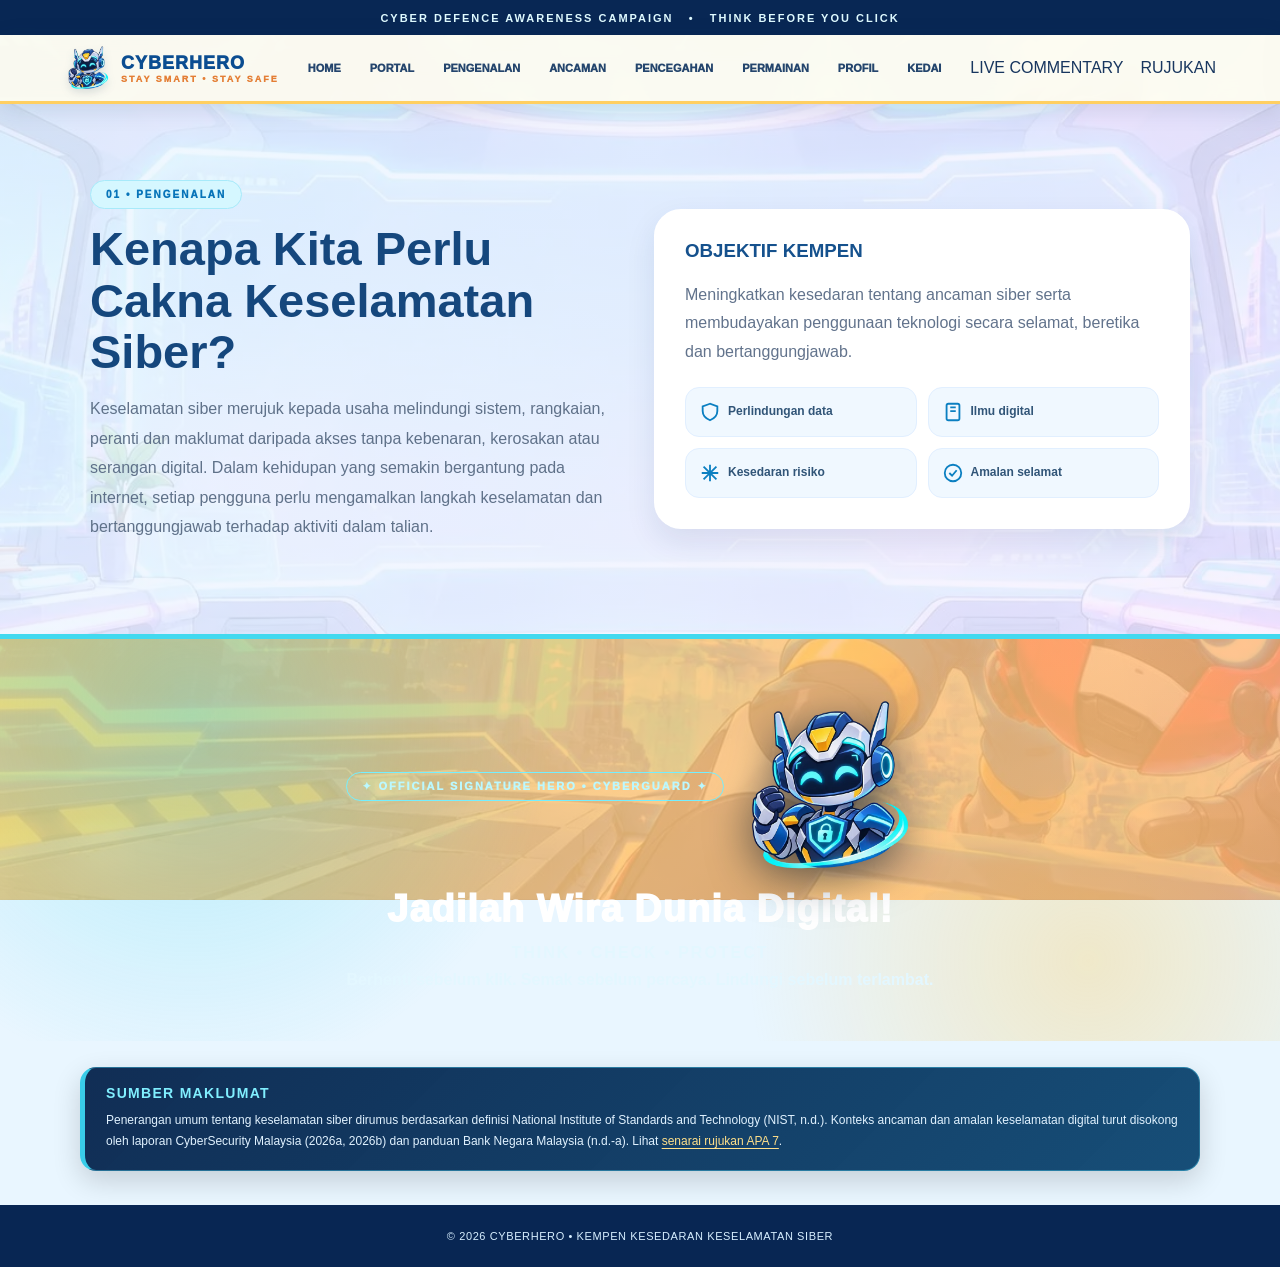
<file: pengenalan.html>
<!DOCTYPE html>
<!DOCTYPE html>

<html lang="ms"><head><meta charset="utf-8"/><meta content="width=device-width,initial-scale=1" name="viewport"/>
<title>CYBERHERO | Pengenalan</title><link href="cyberhero.css" rel="stylesheet"/>
<style id="cyberhero-source-notes">
.source-note{max-width:1120px;width:92%;margin:26px auto 34px;padding:18px 21px;
 border:1px solid rgba(73,205,238,.42);border-left:5px solid #39cce8;border-radius:16px;
 background:linear-gradient(135deg,rgba(7,37,78,.96),rgba(9,67,111,.94));color:#eaf8ff;
 box-shadow:0 10px 28px rgba(0,0,0,.16);font-family:inherit}
.source-note h2{margin:0 0 8px;color:#80efff;font-size:14px;letter-spacing:1.3px}
.source-note p{margin:0;color:#e0f2ff;font-size:12px;line-height:1.75}
.source-note a{color:#ffe08a;text-decoration:underline;text-underline-offset:3px}
.references-page{min-height:100vh;padding:35px 0 65px;background:linear-gradient(135deg,#061a3b,#092b58 55%,#071b3d);color:#effaff}
.references-wrap{width:min(1100px,92%);margin:0 auto}
.references-hero{padding:clamp(26px,5vw,48px);border:1px solid rgba(99,231,255,.38);border-radius:26px;
 background:linear-gradient(120deg,rgba(5,24,57,.97),rgba(4,83,139,.94));box-shadow:0 18px 48px rgba(0,0,0,.25)}
.references-hero .eyebrow{color:#9df5ff;font-size:11px;font-weight:900;letter-spacing:2px}
.references-hero h1{margin:14px 0 10px;color:#fff;font-size:clamp(32px,6vw,54px)}
.references-hero p{max-width:820px;margin:0;color:#d7efff;font-size:14px;line-height:1.8}
.references-panel{margin-top:22px;padding:clamp(20px,4vw,38px);border:1px solid #b7e8f5;border-radius:22px;background:#fff;color:#203b5d;box-shadow:0 16px 45px rgba(0,0,0,.2)}
.references-panel h2{margin:0 0 18px;color:#0b4c83;font-size:22px}
.apa-list{margin:0;padding:0;list-style:none}
.apa-list li{margin:0 0 16px;padding-left:2em;text-indent:-2em;line-height:1.7;font-size:13px;overflow-wrap:anywhere}
.apa-list a{color:#075e9e;text-decoration:underline;overflow-wrap:anywhere}
.references-note{margin-top:24px;padding:17px 19px;border-radius:15px;background:#eaf8ff;color:#315577;font-size:12px;line-height:1.75}
.references-note strong{color:#0b4c83}
.references-footer{text-align:center;margin:25px 0 0;color:#b8d9ee;font-size:11px}
@media(max-width:700px){.source-note{padding:15px}.apa-list li{font-size:12px}}
</style>
</head><body>
<div class="topstrip">CYBER DEFENCE AWARENESS CAMPAIGN   •   THINK BEFORE YOU CLICK</div>
<nav class="nav">
<a class="brand" href="index.html"><img alt="Ikon rasmi Cyberhero" src="[data-uri]"/><span>CYBERHERO<small>STAY SMART • STAY SAFE</small></span></a>
<button aria-label="Buka menu" class="navbtn" onclick="document.querySelector('.navlinks').classList.toggle('open')">MENU</button>
<div class="navlinks"><a href="index.html">HOME</a><a href="index.html#portal">PORTAL</a><a href="pengenalan.html">PENGENALAN</a><a href="ancaman.html">ANCAMAN</a><a href="pencegahan.html">PENCEGAHAN</a><a href="games.html">PERMAINAN</a><a href="profil.html">PROFIL</a><a href="kedai.html">KEDAI</a></div>
<a href="live-commentary.html">LIVE COMMENTARY</a><a href="rujukan.html">RUJUKAN</a></nav>
<main><section class="section bg-lilac" id="pengenalan"><div class="panel">
<div class="reveal"><span class="kicker">01 • PENGENALAN</span><h2>Kenapa Kita Perlu Cakna Keselamatan Siber?</h2><p style="line-height:1.85;color:#5f7189">Keselamatan siber merujuk kepada usaha melindungi sistem, rangkaian, peranti dan maklumat daripada akses tanpa kebenaran, kerosakan atau serangan digital. Dalam kehidupan yang semakin bergantung pada internet, setiap pengguna perlu mengamalkan langkah keselamatan dan bertanggungjawab terhadap aktiviti dalam talian.</p></div>
<div class="panel-card reveal"><h3 style="margin-top:0;color:#15518d">OBJEKTIF KEMPEN</h3><p>Meningkatkan kesedaran tentang ancaman siber serta membudayakan penggunaan teknologi secara selamat, beretika dan bertanggungjawab.</p>
<div class="featuregrid"><div class="feature"><svg viewbox="0 0 24 24"><path d="M12 3 4 6v5c0 5 3 8 8 10 5-2 8-5 8-10V6z"></path></svg>Perlindungan data</div><div class="feature"><svg viewbox="0 0 24 24"><rect height="18" rx="2" width="14" x="5" y="3"></rect><path d="M9 7h6M9 11h6"></path></svg>Ilmu digital</div><div class="feature"><svg viewbox="0 0 24 24"><path d="M3 12h18M12 3v18M5 5l14 14M19 5 5 19"></path></svg>Kesedaran risiko</div><div class="feature"><svg viewbox="0 0 24 24"><circle cx="12" cy="12" r="9"></circle><path d="m8 12 3 3 5-6"></path></svg>Amalan selamat</div></div></div></div></section></main>
<section class="closing signature-hero"><span class="signature-tag">✦ OFFICIAL SIGNATURE HERO • CYBERGUARD ✦</span><img alt="Signature Hero CYBERGUARD mascot" src="[data-uri]"/><h2>Jadilah Wira Dunia Digital!</h2><p><strong>THINK • CHECK • PROTECT</strong><br/>Berhenti sebelum klik. Semak sebelum percaya. Lindungi sebelum terlambat.</p></section><section aria-label="Sumber maklumat" class="source-note"><h2>SUMBER MAKLUMAT</h2><p>Penerangan umum tentang keselamatan siber dirumus berdasarkan definisi National Institute of Standards and Technology (NIST, n.d.). Konteks ancaman dan amalan keselamatan digital turut disokong oleh laporan CyberSecurity Malaysia (2026a, 2026b) dan panduan Bank Negara Malaysia (n.d.-a). Lihat <a href="rujukan.html">senarai rujukan APA 7</a>.</p></section><footer>© 2026 CYBERHERO • KEMPEN KESEDARAN KESELAMATAN SIBER</footer>
<button aria-label="Kembali ke atas" class="backtop" id="backtop" onclick="window.scrollTo({top:0,behavior:'smooth'})">↑</button>
<script>
const io=new IntersectionObserver(items=>items.forEach(item=>{if(item.isIntersecting){item.target.classList.add('visible');io.unobserve(item.target)}}),{threshold:.12});
document.querySelectorAll('.reveal').forEach(el=>io.observe(el));
const topBtn=document.getElementById('backtop');if(topBtn){window.addEventListener('scroll',()=>topBtn.classList.toggle('show',scrollY>450));}
document.querySelectorAll('.navlinks a').forEach(a=>a.addEventListener('click',()=>document.querySelector('.navlinks').classList.remove('open')));
</script></body></html>
</file>
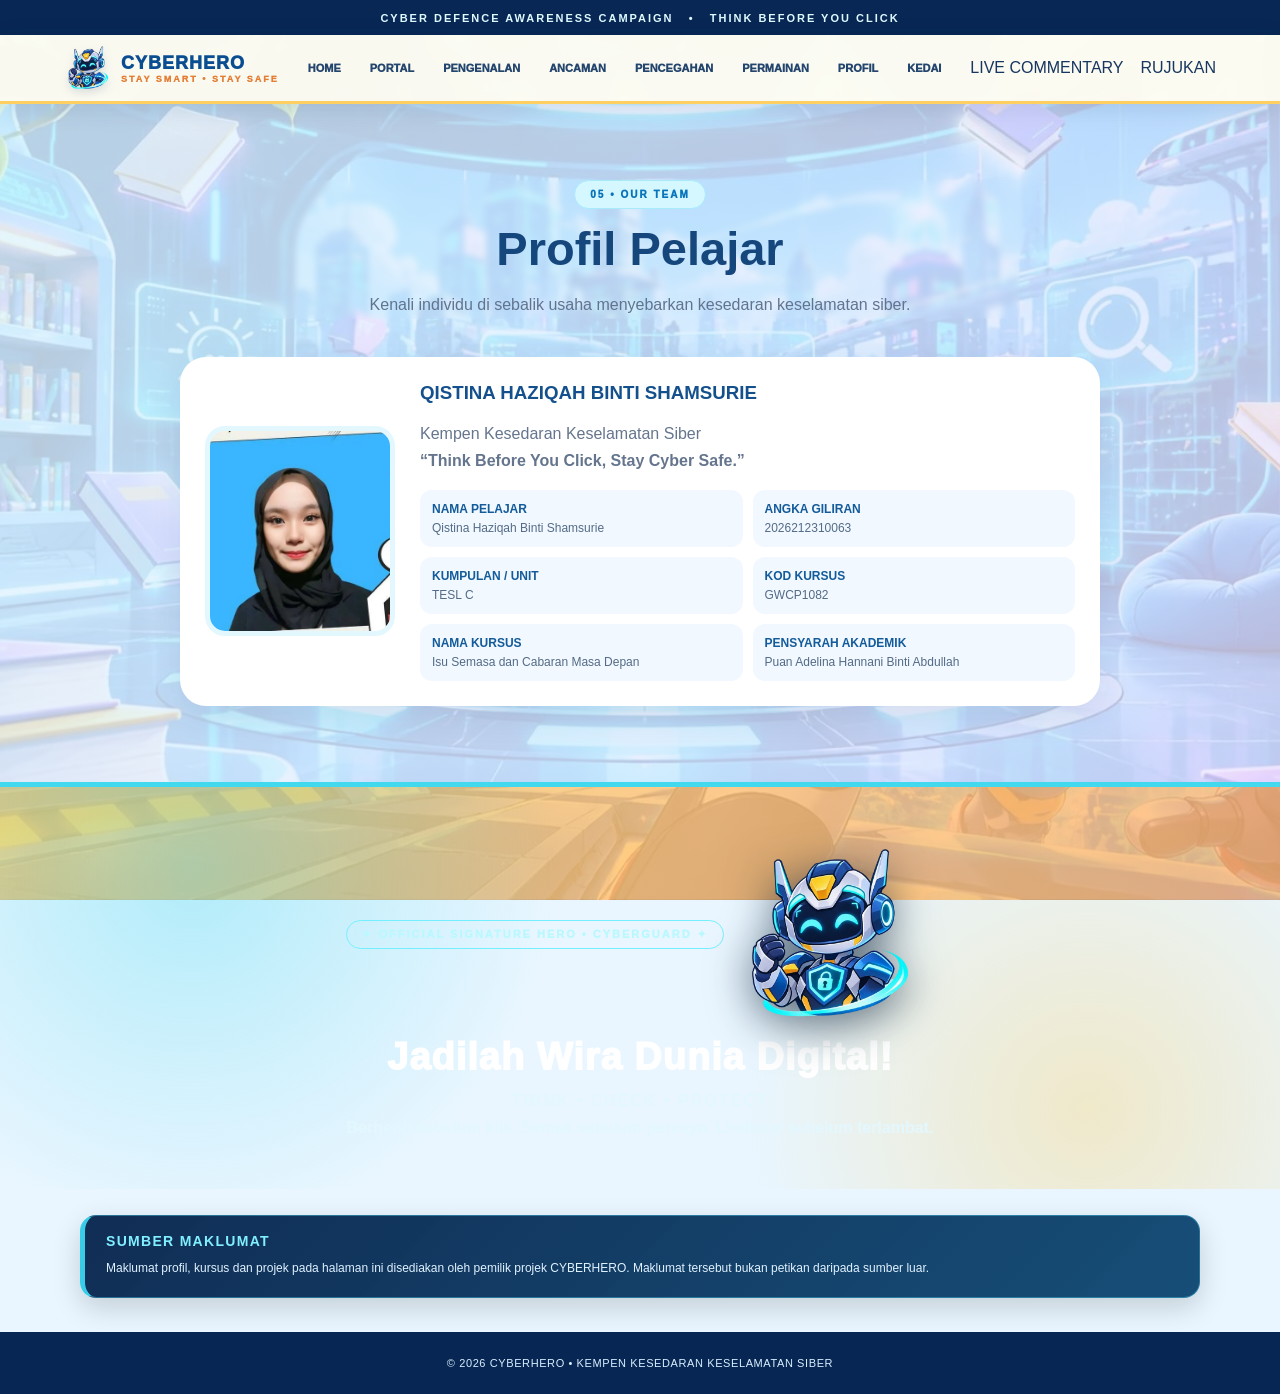
<file: profil.html>
<!DOCTYPE html>
<!DOCTYPE html>

<html lang="ms"><head><meta charset="utf-8"/><meta content="width=device-width,initial-scale=1" name="viewport"/>
<title>CYBERHERO | Profil Pelajar</title><link href="cyberhero.css" rel="stylesheet"/>
<style id="cyberhero-source-notes">
.source-note{max-width:1120px;width:92%;margin:26px auto 34px;padding:18px 21px;
 border:1px solid rgba(73,205,238,.42);border-left:5px solid #39cce8;border-radius:16px;
 background:linear-gradient(135deg,rgba(7,37,78,.96),rgba(9,67,111,.94));color:#eaf8ff;
 box-shadow:0 10px 28px rgba(0,0,0,.16);font-family:inherit}
.source-note h2{margin:0 0 8px;color:#80efff;font-size:14px;letter-spacing:1.3px}
.source-note p{margin:0;color:#e0f2ff;font-size:12px;line-height:1.75}
.source-note a{color:#ffe08a;text-decoration:underline;text-underline-offset:3px}
.references-page{min-height:100vh;padding:35px 0 65px;background:linear-gradient(135deg,#061a3b,#092b58 55%,#071b3d);color:#effaff}
.references-wrap{width:min(1100px,92%);margin:0 auto}
.references-hero{padding:clamp(26px,5vw,48px);border:1px solid rgba(99,231,255,.38);border-radius:26px;
 background:linear-gradient(120deg,rgba(5,24,57,.97),rgba(4,83,139,.94));box-shadow:0 18px 48px rgba(0,0,0,.25)}
.references-hero .eyebrow{color:#9df5ff;font-size:11px;font-weight:900;letter-spacing:2px}
.references-hero h1{margin:14px 0 10px;color:#fff;font-size:clamp(32px,6vw,54px)}
.references-hero p{max-width:820px;margin:0;color:#d7efff;font-size:14px;line-height:1.8}
.references-panel{margin-top:22px;padding:clamp(20px,4vw,38px);border:1px solid #b7e8f5;border-radius:22px;background:#fff;color:#203b5d;box-shadow:0 16px 45px rgba(0,0,0,.2)}
.references-panel h2{margin:0 0 18px;color:#0b4c83;font-size:22px}
.apa-list{margin:0;padding:0;list-style:none}
.apa-list li{margin:0 0 16px;padding-left:2em;text-indent:-2em;line-height:1.7;font-size:13px;overflow-wrap:anywhere}
.apa-list a{color:#075e9e;text-decoration:underline;overflow-wrap:anywhere}
.references-note{margin-top:24px;padding:17px 19px;border-radius:15px;background:#eaf8ff;color:#315577;font-size:12px;line-height:1.75}
.references-note strong{color:#0b4c83}
.references-footer{text-align:center;margin:25px 0 0;color:#b8d9ee;font-size:11px}
@media(max-width:700px){.source-note{padding:15px}.apa-list li{font-size:12px}}
</style>
</head><body>
<div class="topstrip">CYBER DEFENCE AWARENESS CAMPAIGN   •   THINK BEFORE YOU CLICK</div>
<nav class="nav">
<a class="brand" href="index.html"><img alt="Ikon rasmi Cyberhero" src="[data-uri]"/><span>CYBERHERO<small>STAY SMART • STAY SAFE</small></span></a>
<button aria-label="Buka menu" class="navbtn" onclick="document.querySelector('.navlinks').classList.toggle('open')">MENU</button>
<div class="navlinks"><a href="index.html">HOME</a><a href="index.html#portal">PORTAL</a><a href="pengenalan.html">PENGENALAN</a><a href="ancaman.html">ANCAMAN</a><a href="pencegahan.html">PENCEGAHAN</a><a href="games.html">PERMAINAN</a><a href="profil.html">PROFIL</a><a href="kedai.html">KEDAI</a></div>
<a href="live-commentary.html">LIVE COMMENTARY</a><a href="rujukan.html">RUJUKAN</a></nav>
<main><section class="section bg-lilac" id="profil"><div class="section-head reveal"><span class="kicker">05 • OUR TEAM</span><h2>Profil Pelajar</h2><p>Kenali individu di sebalik usaha menyebarkan kesedaran keselamatan siber.</p></div>
<div class="profilebox reveal"><img alt="Foto profil murid" src="[data-uri]"/>
<div><h3 style="color:#14518c;margin:0 0 8px">QISTINA HAZIQAH BINTI SHAMSURIE</h3><p style="color:#65758d;line-height:1.7">Kempen Kesedaran Keselamatan Siber<br/><b>“Think Before You Click, Stay Cyber Safe.”</b></p><div class="fields"><div class="field"><b>NAMA PELAJAR</b>Qistina Haziqah Binti Shamsurie</div><div class="field"><b>ANGKA GILIRAN</b>2026212310063</div><div class="field"><b>KUMPULAN / UNIT</b>TESL C</div><div class="field"><b>KOD KURSUS</b>GWCP1082</div><div class="field"><b>NAMA KURSUS</b>Isu Semasa dan Cabaran Masa Depan</div><div class="field"><b>PENSYARAH AKADEMIK</b>Puan Adelina Hannani Binti Abdullah</div></div></div></div></section></main>
<section class="closing signature-hero"><span class="signature-tag">✦ OFFICIAL SIGNATURE HERO • CYBERGUARD ✦</span><img alt="Signature Hero CYBERGUARD mascot" src="[data-uri]"/><h2>Jadilah Wira Dunia Digital!</h2><p><strong>THINK • CHECK • PROTECT</strong><br/>Berhenti sebelum klik. Semak sebelum percaya. Lindungi sebelum terlambat.</p></section><section aria-label="Sumber maklumat" class="source-note"><h2>SUMBER MAKLUMAT</h2><p>Maklumat profil, kursus dan projek pada halaman ini disediakan oleh pemilik projek CYBERHERO. Maklumat tersebut bukan petikan daripada sumber luar.</p></section><footer>© 2026 CYBERHERO • KEMPEN KESEDARAN KESELAMATAN SIBER</footer>
<button aria-label="Kembali ke atas" class="backtop" id="backtop" onclick="window.scrollTo({top:0,behavior:'smooth'})">↑</button>
<script>
const io=new IntersectionObserver(items=>items.forEach(item=>{if(item.isIntersecting){item.target.classList.add('visible');io.unobserve(item.target)}}),{threshold:.12});
document.querySelectorAll('.reveal').forEach(el=>io.observe(el));
const topBtn=document.getElementById('backtop');if(topBtn){window.addEventListener('scroll',()=>topBtn.classList.toggle('show',scrollY>450));}
document.querySelectorAll('.navlinks a').forEach(a=>a.addEventListener('click',()=>document.querySelector('.navlinks').classList.remove('open')));
</script></body></html>
</file>
